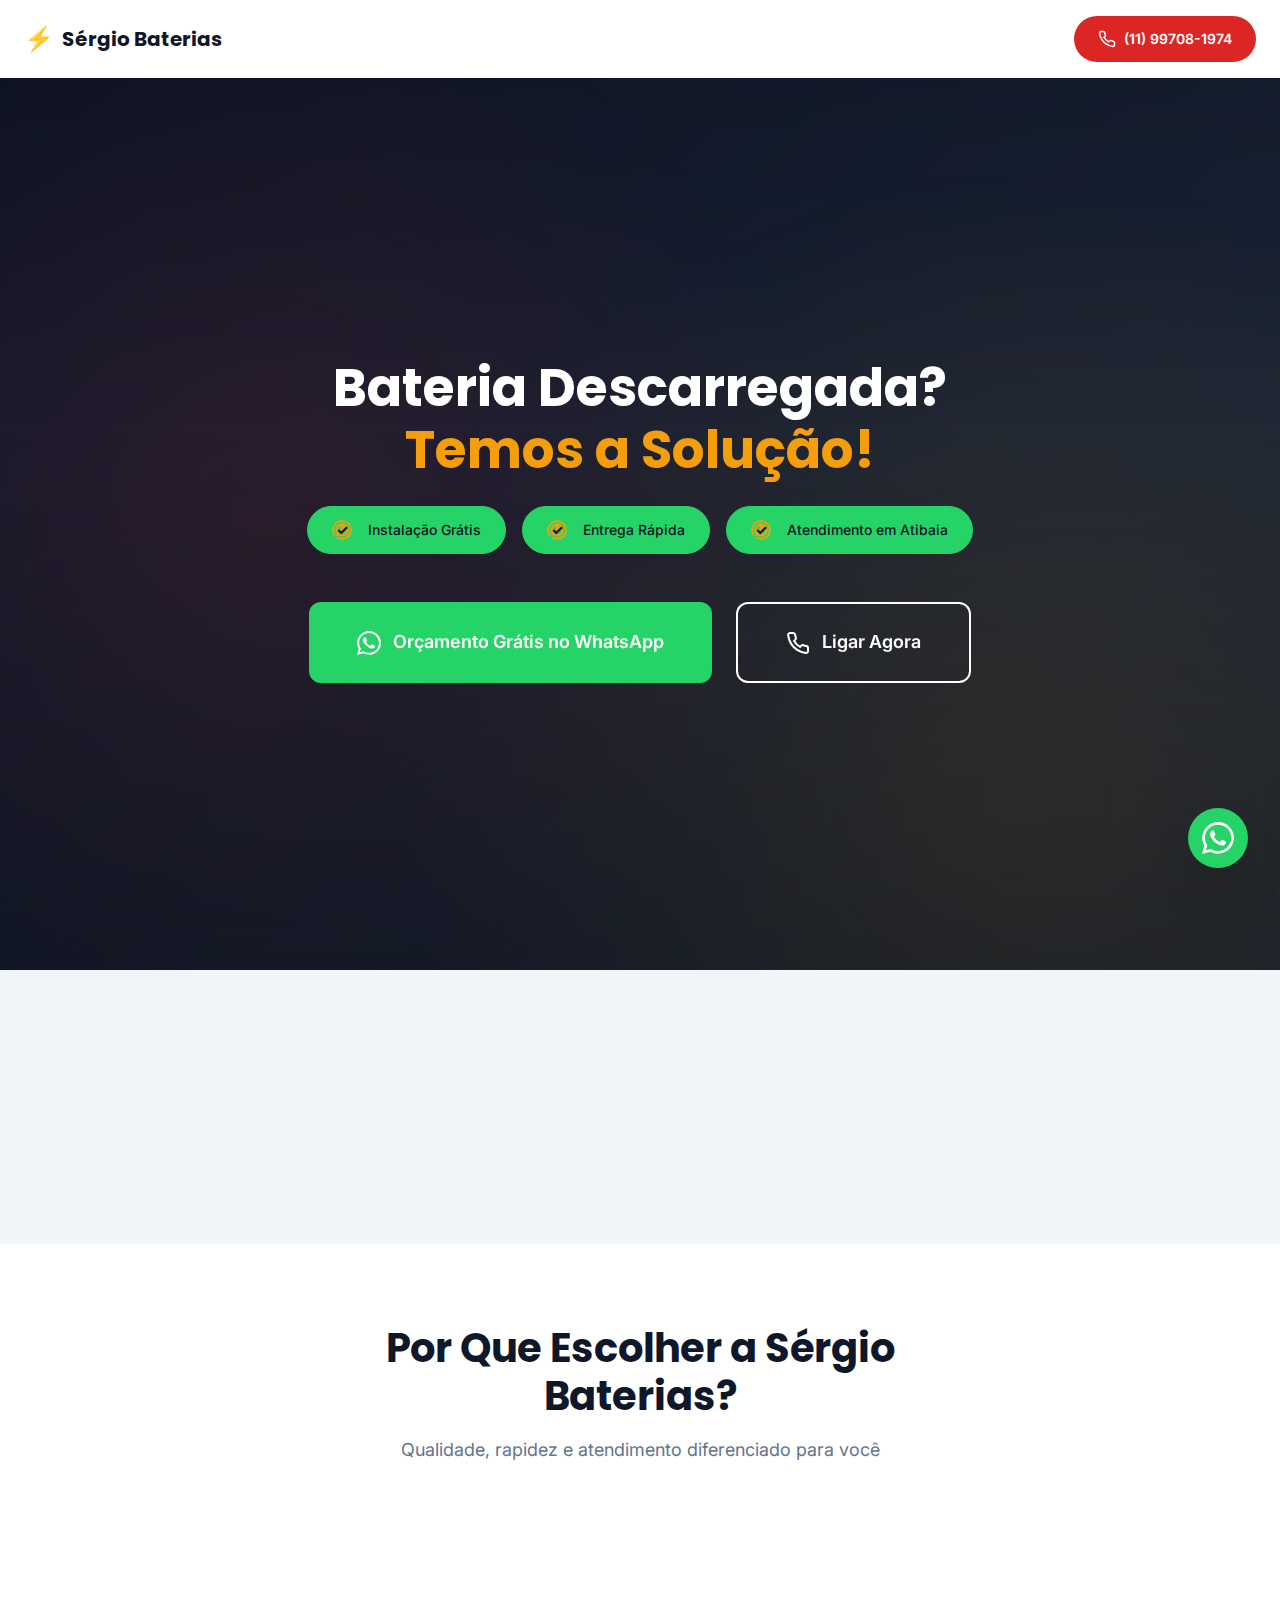
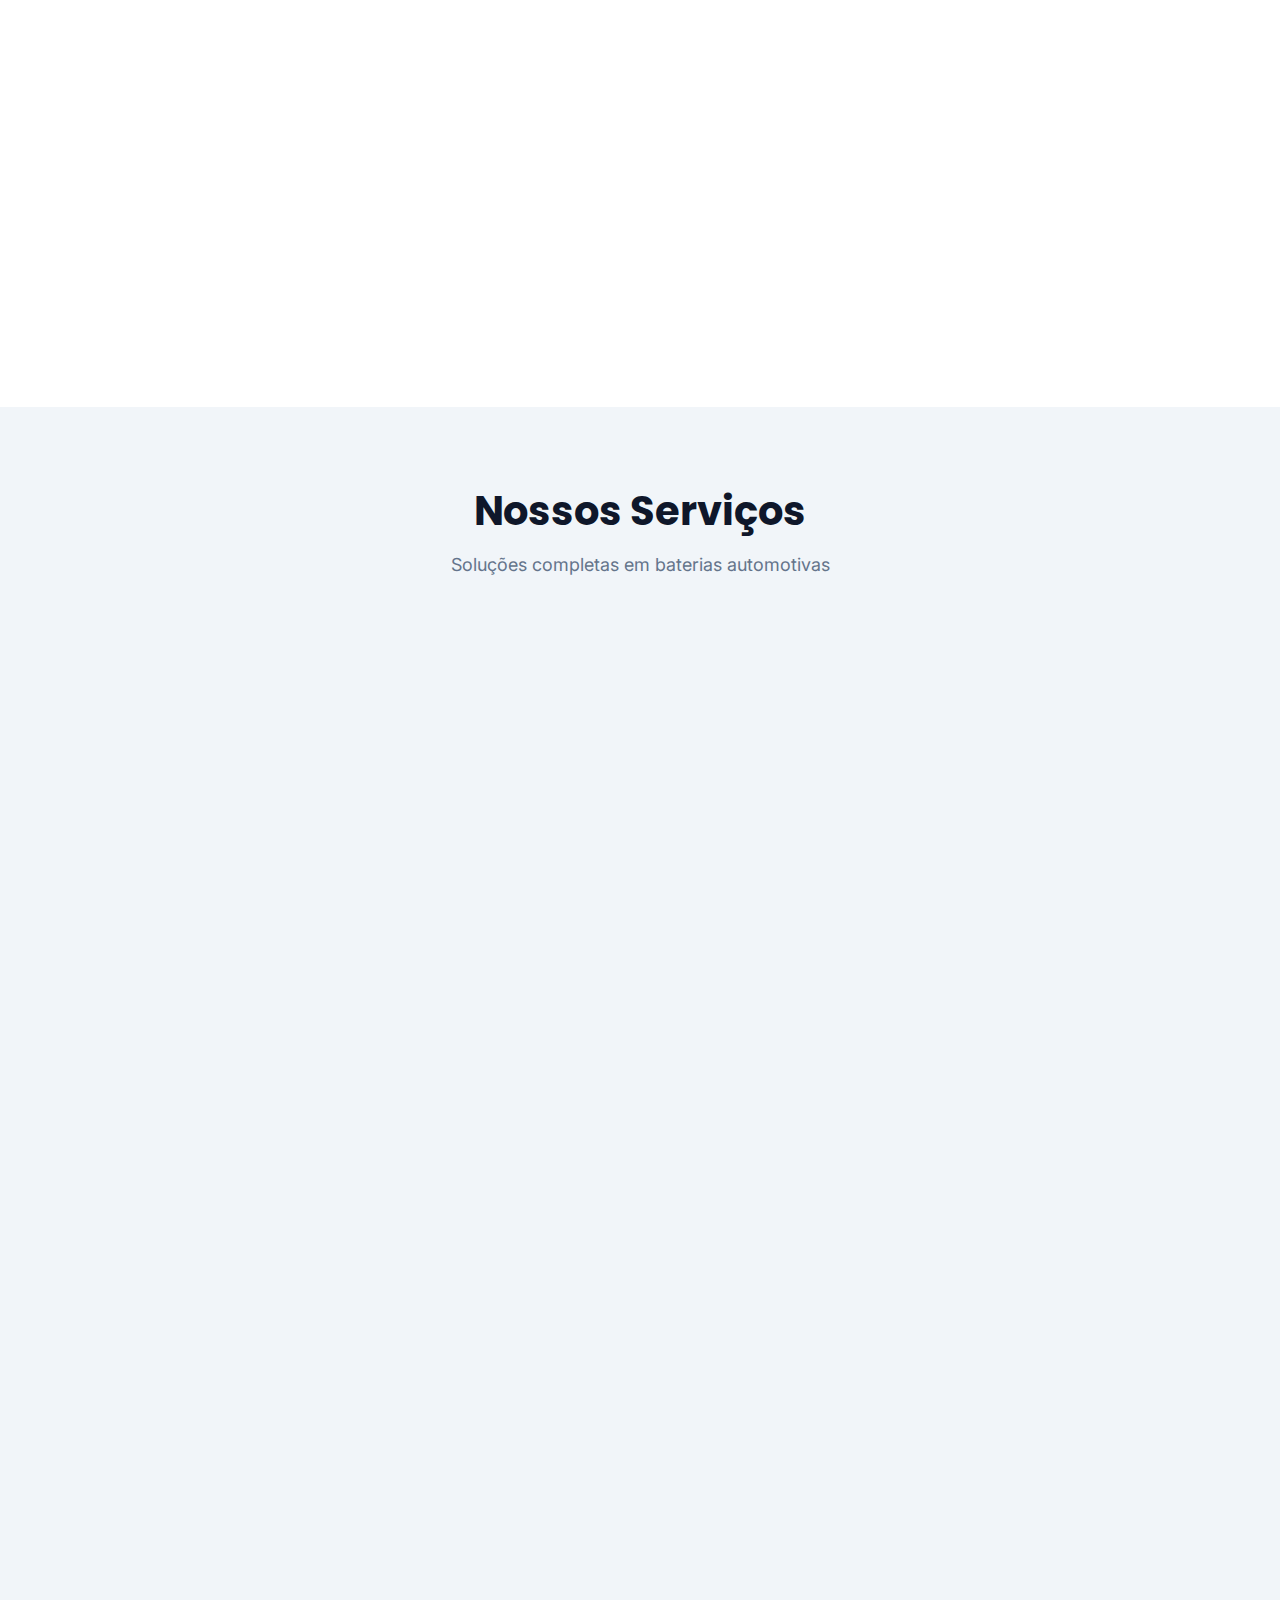
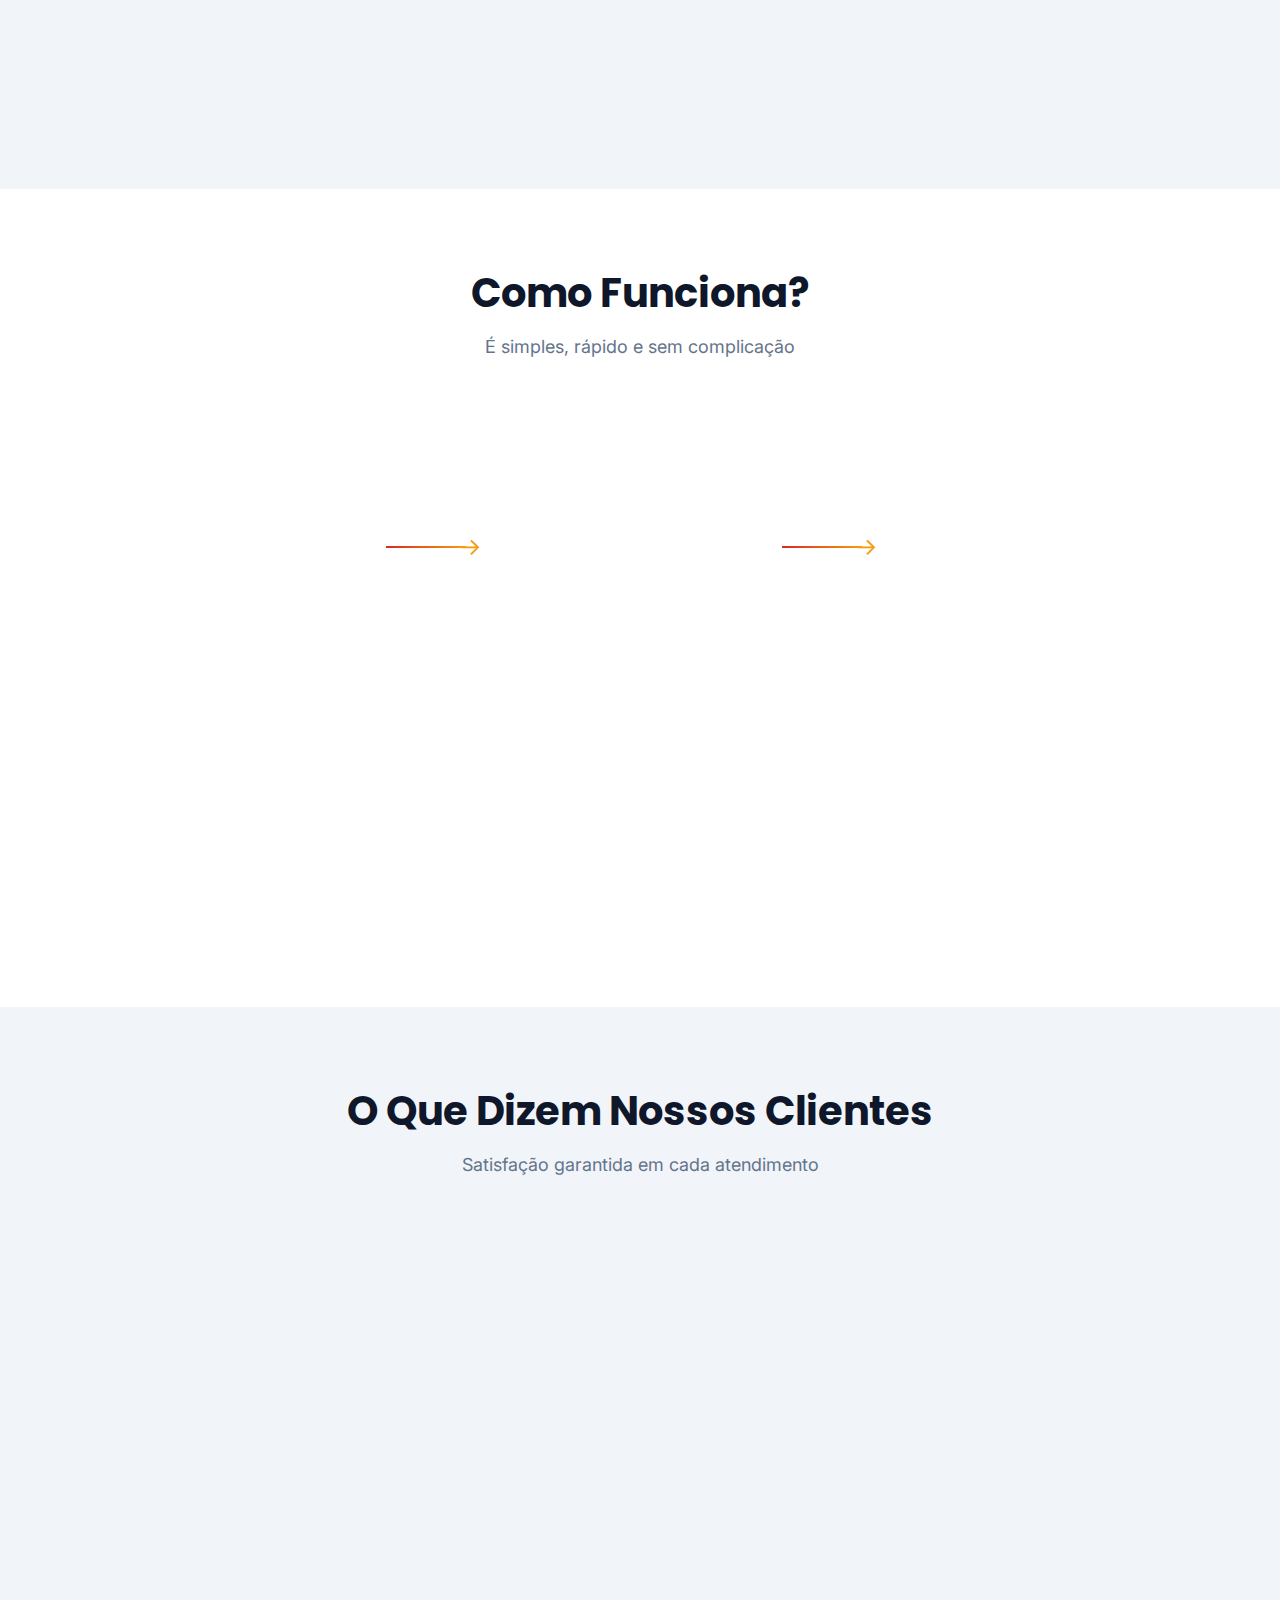
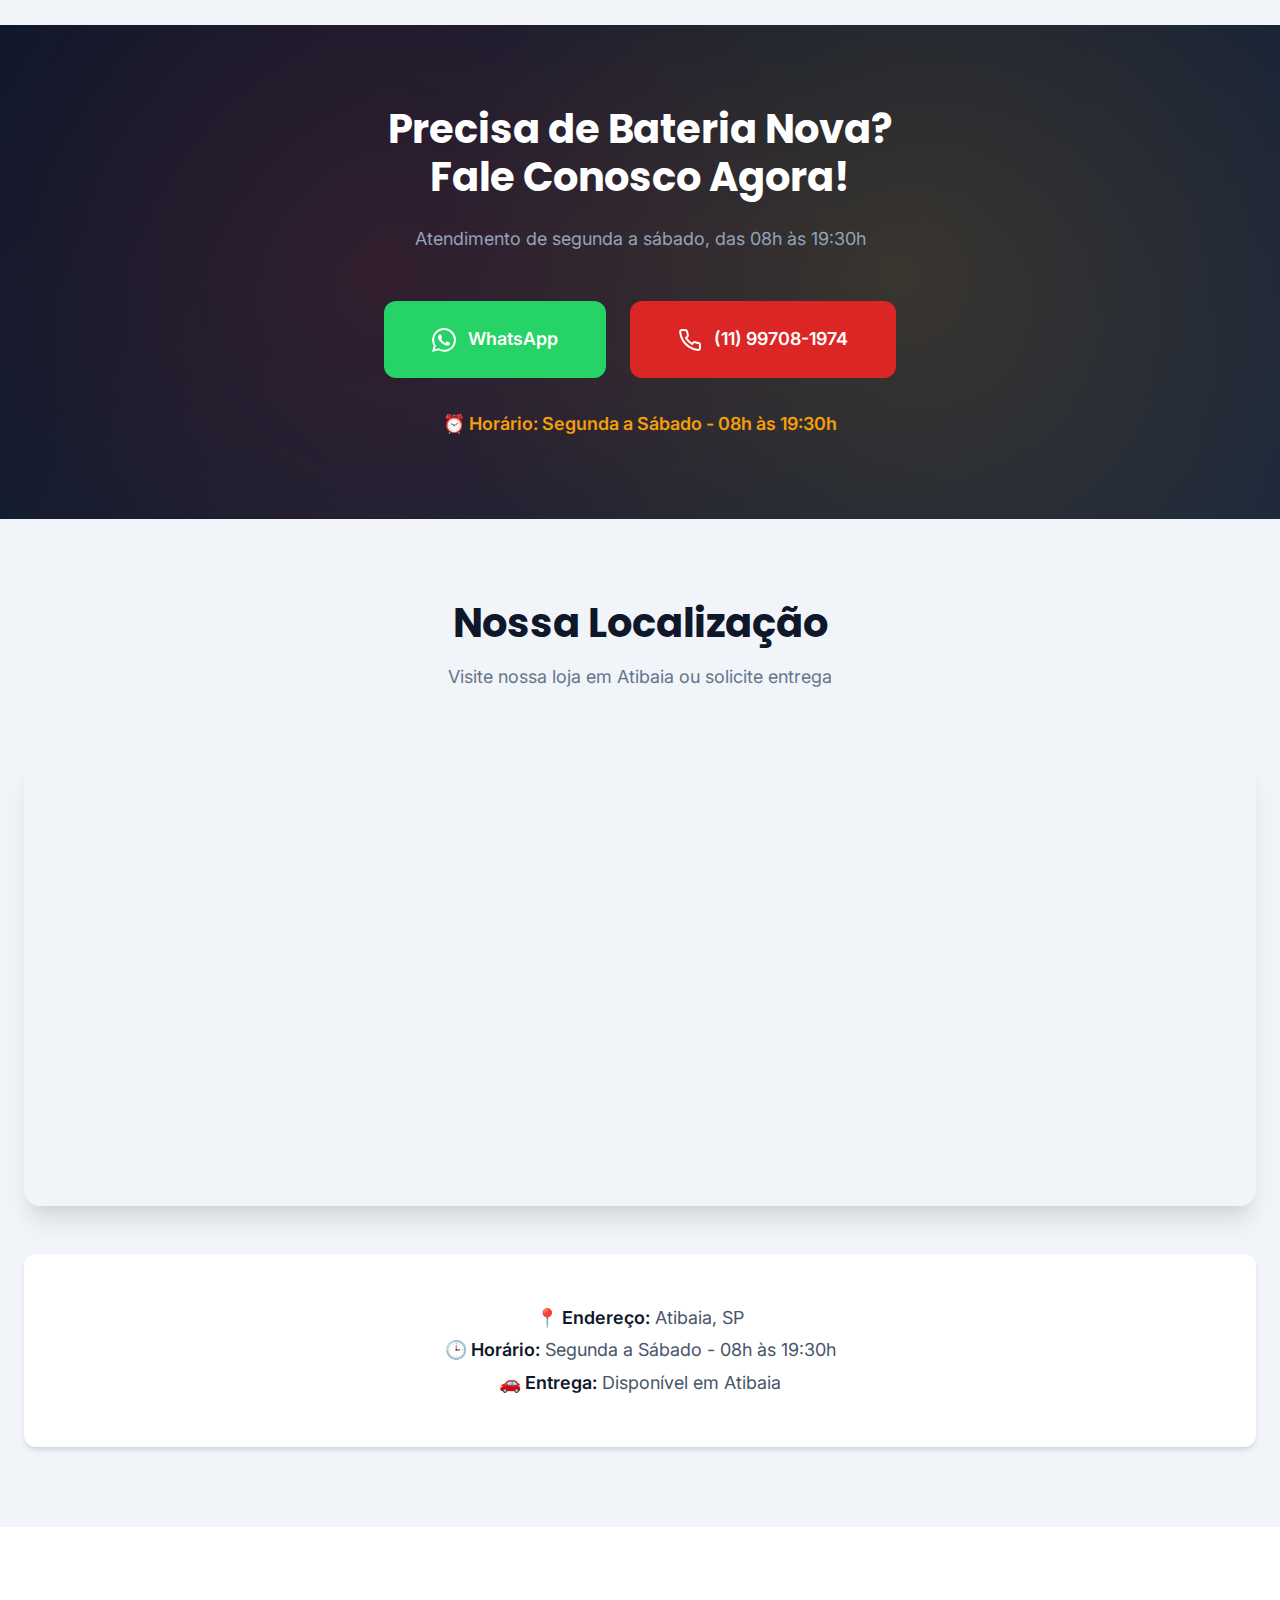
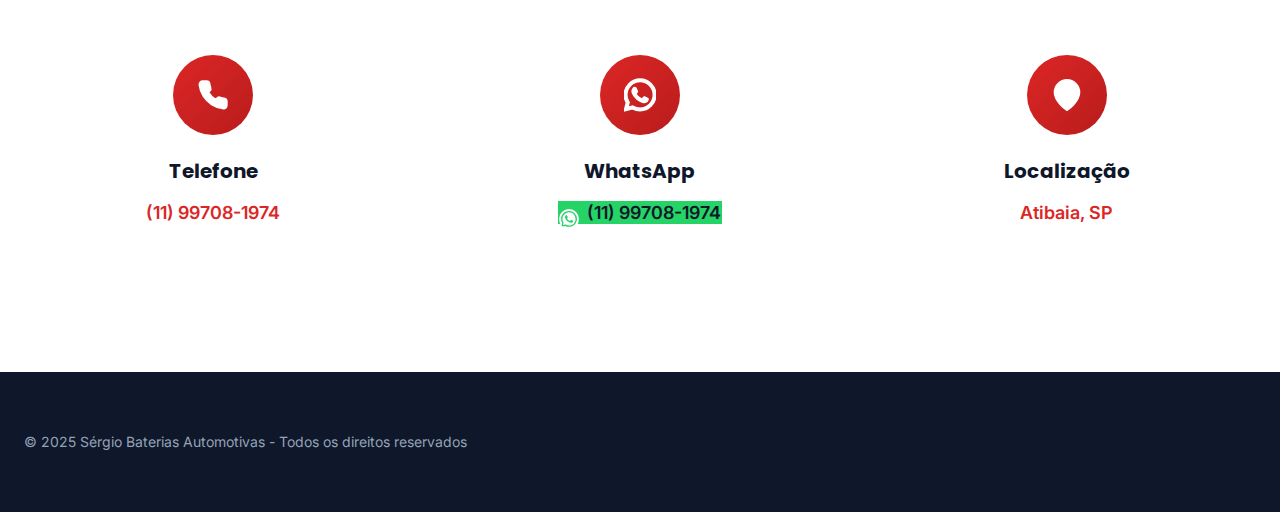
<file: index.html>
<!DOCTYPE html>
<html lang="pt-BR">
<head>
    <meta charset="UTF-8">
    <meta name="viewport" content="width=device-width, initial-scale=1.0">
    <!-- Google Tag Manager -->
    <script>(function(w,d,s,l,i){w[l]=w[l]||[];w[l].push({'gtm.start':
    new Date().getTime(),event:'gtm.js'});var f=d.getElementsByTagName(s)[0],
    j=d.createElement(s),dl=l!='dataLayer'?'&l='+l:'';j.async=true;j.src=
    'https://www.googletagmanager.com/gtm.js?id='+i+dl;f.parentNode.insertBefore(j,f);
    })(window,document,'script','dataLayer','GTM-K435HP9T');</script>
    <!-- End Google Tag Manager -->
    <meta name="description" content="Baterias automotivas para carros em Atibaia com instalação grátis. Orçamento sem compromisso! Entrega rápida e parcelamento facilitado.">
    <meta name="keywords" content="bateria automotiva, bateria carro, instalação grátis, Atibaia, entrega rápida, bateria veicular">
    <meta name="author" content="Sérgio Baterias Automotivas">
    <meta name="robots" content="index, follow">
    
    <!-- Open Graph / Facebook -->
    <meta property="og:type" content="website">
    <meta property="og:url" content="https://sergiobaterias.com.br">
    <meta property="og:title" content="Sérgio Baterias Automotivas - Atibaia | Instalação Grátis">
    <meta property="og:description" content="Instalação Grátis | Horário 08h-19:30h | Entrega em Atibaia">
    <meta property="og:image" content="https://sergiobaterias.com.br/og-image.jpg">
    
    
    
    <!-- Twitter -->
    <meta property="twitter:card" content="summary_large_image">
    <meta property="twitter:title" content="Sérgio Baterias Automotivas - Atibaia">
    <meta property="twitter:description" content="Instalação Grátis | Horário 08h-19:30h | Entrega em Atibaia">
    
    <!-- Favicon -->
    <link rel="icon" href="images/favicon.svg" type="image/svg+xml">
    <link rel="mask-icon" href="images/favicon.svg" color="#dc2626">
    <meta name="theme-color" content="#dc2626">
    
    <title>Sérgio Baterias Automotivas - Atibaia | Instalação Grátis</title>
    <link rel="canonical" href="https://sergiobaterias.com.br/">
    
    <!-- Preconnect to Google Fonts for performance -->
    <link rel="preconnect" href="https://fonts.googleapis.com">
    <link rel="preconnect" href="https://fonts.gstatic.com" crossorigin>
    <link href="https://fonts.googleapis.com/css2?family=Inter:wght@400;500;600;700&family=Poppins:wght@600;700;800&display=swap" rel="stylesheet">
    
    <!-- Stylesheet -->
    <link rel="stylesheet" href="css/style.css">
    
    <!-- Inline debug CSS removed: hero now styled only via stylesheet -->
    
    <!-- Schema.org structured data for LocalBusiness -->
    <script type="application/ld+json">
    {
        "@context": "https://schema.org",
        "@type": "AutomotiveBusiness",
        "name": "Sérgio Baterias Automotivas",
        "description": "Venda e instalação de baterias automotivas em Atibaia",
        "telephone": "+55-11-99708-1974",
        "address": {
            "@type": "PostalAddress",
            "addressLocality": "Atibaia",
            "addressRegion": "SP",
            "addressCountry": "BR"
        },
        "openingHoursSpecification": {
            "@type": "OpeningHoursSpecification",
            "dayOfWeek": ["Monday", "Tuesday", "Wednesday", "Thursday", "Friday", "Saturday"],
            "opens": "08:00",
            "closes": "19:30"
        },
        "priceRange": "$$",
        "url": "https://sergiobaterias.com.br"
    }
    </script>
</head>
<body>
    <!-- Google Tag Manager (noscript) -->
    <noscript><iframe src="https://www.googletagmanager.com/ns.html?id=GTM-K435HP9T" height="0" width="0" style="display:none;visibility:hidden"></iframe></noscript>
    <!-- End Google Tag Manager (noscript) -->
    <!-- Header Fixo com Sticky Navigation -->
    <header class="header" id="header">
        <div class="container">
            <nav class="navbar">
                <a href="#home" class="logo" aria-label="Página inicial">
                    <span class="logo-icon">⚡</span>
                    <span class="logo-text">Sérgio Baterias</span>
                </a>
                
                <div class="nav-actions">
                    <a href="tel:+5511997081974" class="btn-header" aria-label="Ligar agora">
                        <svg class="icon" viewBox="0 0 24 24" fill="none" stroke="currentColor" stroke-width="2">
                            <path d="M22 16.92v3a2 2 0 0 1-2.18 2 19.79 19.79 0 0 1-8.63-3.07 19.5 19.5 0 0 1-6-6 19.79 19.79 0 0 1-3.07-8.67A2 2 0 0 1 4.11 2h3a2 2 0 0 1 2 1.72 12.84 12.84 0 0 0 .7 2.81 2 2 0 0 1-.45 2.11L8.09 9.91a16 16 0 0 0 6 6l1.27-1.27a2 2 0 0 1 2.11-.45 12.84 12.84 0 0 0 2.81.7A2 2 0 0 1 22 16.92z"></path>
                        </svg>
                        <span class="btn-text">(11) 99708-1974</span>
                    </a>
                    
                    <button class="menu-toggle" id="menuToggle" aria-label="Abrir menu de navegação" aria-expanded="false">
                        <span class="hamburger"></span>
                    </button>
                </div>
            </nav>
        </div>
        
        <!-- Mobile Menu Overlay -->
        <div class="mobile-menu" id="mobileMenu">
            <div class="mobile-menu-content">
                <nav class="mobile-nav">
                    <a href="#home" class="mobile-nav-link">Início</a>
                    <a href="#diferenciais" class="mobile-nav-link">Diferenciais</a>
                    <a href="#servicos" class="mobile-nav-link">Serviços</a>
                    <a href="#como-funciona" class="mobile-nav-link">Como Funciona</a>
                    <a href="#depoimentos" class="mobile-nav-link">Depoimentos</a>
                    <a href="#contato" class="mobile-nav-link">Contato</a>
                </nav>
            </div>
        </div>
    </header>

    <main>
        <!-- Hero Section -->
        <section class="hero" id="home">
            <div class="hero-background"></div>
            <div class="container">
                <div class="hero-content">
                    <h1 class="hero-title animate-fade-in">
                        Bateria Descarregada?<br>
                        <span class="highlight">Temos a Solução!</span>
                    </h1>
                    <p class="hero-subtitle animate-fade-in">
                        <a class="badge badge-whatsapp" href="https://api.whatsapp.com/send/?phone=%2B5511997081974&text=Olá!%20Gostaria%20de%20um%20orçamento%20para%20bateria&type=phone_number&app_absent=0" target="_blank" rel="noopener noreferrer" aria-label="Falar sobre Instalação Grátis no WhatsApp">
                            Instalação Grátis
                        </a>
                        <a class="badge badge-whatsapp" href="https://api.whatsapp.com/send/?phone=%2B5511997081974&text=Olá!%20Gostaria%20de%20um%20orçamento%20para%20bateria&type=phone_number&app_absent=0" target="_blank" rel="noopener noreferrer" aria-label="Falar sobre Entrega Rápida no WhatsApp">
                            Entrega Rápida
                        </a>
                        <a class="badge badge-whatsapp" href="https://api.whatsapp.com/send/?phone=%2B5511997081974&text=Olá!%20Gostaria%20de%20um%20orçamento%20para%20bateria&type=phone_number&app_absent=0" target="_blank" rel="noopener noreferrer" aria-label="Falar sobre Atendimento em Atibaia no WhatsApp">
                            Atendimento em Atibaia
                        </a>
                    </p>
                    <div class="hero-cta animate-fade-in">
                        <a href="https://api.whatsapp.com/send/?phone=%2B5511997081974&text=Olá!%20Gostaria%20de%20um%20orçamento%20para%20bateria&type=phone_number&app_absent=0" 
                           class="btn btn-whatsapp btn-lg btn-pulse" 
                           target="_blank"
                           rel="noopener noreferrer"
                           aria-label="Solicitar orçamento grátis pelo WhatsApp">
                            <svg class="icon" viewBox="0 0 24 24" fill="currentColor">
                                <path d="M17.472 14.382c-.297-.149-1.758-.867-2.03-.967-.273-.099-.471-.148-.67.15-.197.297-.767.966-.94 1.164-.173.199-.347.223-.644.075-.297-.15-1.255-.463-2.39-1.475-.883-.788-1.48-1.761-1.653-2.059-.173-.297-.018-.458.13-.606.134-.133.298-.347.446-.52.149-.174.198-.298.298-.497.099-.198.05-.371-.025-.52-.075-.149-.669-1.612-.916-2.207-.242-.579-.487-.5-.669-.51-.173-.008-.371-.01-.57-.01-.198 0-.52.074-.792.372-.272.297-1.04 1.016-1.04 2.479 0 1.462 1.065 2.875 1.213 3.074.149.198 2.096 3.2 5.077 4.487.709.306 1.262.489 1.694.625.712.227 1.36.195 1.871.118.571-.085 1.758-.719 2.006-1.413.248-.694.248-1.289.173-1.413-.074-.124-.272-.198-.57-.347m-5.421 7.403h-.004a9.87 9.87 0 01-5.031-1.378l-.361-.214-3.741.982.998-3.648-.235-.374a9.86 9.86 0 01-1.51-5.26c.001-5.45 4.436-9.884 9.888-9.884 2.64 0 5.122 1.03 6.988 2.898a9.825 9.825 0 012.893 6.994c-.003 5.45-4.437 9.884-9.885 9.884m8.413-18.297A11.815 11.815 0 0012.05 0C5.495 0 .16 5.335.157 11.892c0 2.096.547 4.142 1.588 5.945L.057 24l6.305-1.654a11.882 11.882 0 005.683 1.448h.005c6.554 0 11.89-5.335 11.893-11.893a11.821 11.821 0 00-3.48-8.413z"/>
                            </svg>
                            Orçamento Grátis no WhatsApp
                        </a>
                        <a href="tel:+5511997081974" 
                           class="btn btn-secondary btn-lg"
                           aria-label="Ligar agora para Sérgio Baterias">
                            <svg class="icon" viewBox="0 0 24 24" fill="none" stroke="currentColor" stroke-width="2">
                                <path d="M22 16.92v3a2 2 0 0 1-2.18 2 19.79 19.79 0 0 1-8.63-3.07 19.5 19.5 0 0 1-6-6 19.79 19.79 0 0 1-3.07-8.67A2 2 0 0 1 4.11 2h3a2 2 0 0 1 2 1.72 12.84 12.84 0 0 0 .7 2.81 2 2 0 0 1-.45 2.11L8.09 9.91a16 16 0 0 0 6 6l1.27-1.27a2 2 0 0 1 2.11-.45 12.84 12.84 0 0 0 2.81.7A2 2 0 0 1 22 16.92z"></path>
                            </svg>
                            Ligar Agora
                        </a>
                    </div>
                </div>
            </div>
        </section>

        <!-- Stats Bar -->
        <section class="stats">
            <div class="container">
                <div class="stats-grid">
                    <div class="stat-card" data-animate="fade-in">
                        <div class="stat-number" data-target="35">0</div>
                        <div class="stat-label">Anos de Experiência</div>
                    </div>
                    <div class="stat-card" data-animate="fade-in">
                        <div class="stat-number" data-target="5000">0</div>
                        <div class="stat-label">Clientes Atendidos</div>
                    </div>
                    <div class="stat-card" data-animate="fade-in">
                        <div class="stat-number">100<span class="stat-suffix">%</span></div>
                        <div class="stat-label">Instalação Grátis</div>
                    </div>
                    <div class="stat-card" data-animate="fade-in">
                        <div class="stat-number">100<span class="stat-suffix">%</span></div>
                        <div class="stat-label">Garantia</div>
                    </div>
                </div>
            </div>
        </section>

        <!-- Diferenciais -->
        <section class="diferenciais" id="diferenciais">
            <div class="container">
                <div class="section-header">
                    <h2 class="section-title">Por Que Escolher a Sérgio Baterias?</h2>
                    <p class="section-subtitle">Qualidade, rapidez e atendimento diferenciado para você</p>
                </div>
                
                <div class="diferenciais-grid">
                    <a class="diferencial-card badge-whatsapp" data-animate="fade-in" href="https://api.whatsapp.com/send/?phone=%2B5511997081974&text=Olá!%20Quero%20saber%20sobre%20instalação%20grátis&type=phone_number&app_absent=0" target="_blank" rel="noopener noreferrer" aria-label="Falar sobre Instalação Grátis no WhatsApp">
                        <div class="diferencial-icon">
                            <svg viewBox="0 0 24 24" fill="none" stroke="currentColor" stroke-width="2">
                                <path d="M9 12l2 2 4-4m6 2a9 9 0 11-18 0 9 9 0 0118 0z"/>
                            </svg>
                        </div>
                        <h3 class="diferencial-title">Instalação 100% Grátis</h3>
                        <p class="diferencial-description">Comprando conosco, a instalação é por nossa conta. Rápida, segura e sem custo adicional.</p>
                    </a>
                    <a class="diferencial-card badge-whatsapp" data-animate="fade-in" href="https://api.whatsapp.com/send/?phone=%2B5511997081974&text=Olá!%20Quero%20saber%20sobre%20horário%20de%20atendimento&type=phone_number&app_absent=0" target="_blank" rel="noopener noreferrer" aria-label="Falar sobre Horário Flexível no WhatsApp">
                        <div class="diferencial-icon">
                            <svg viewBox="0 0 24 24" fill="none" stroke="currentColor" stroke-width="2">
                                <circle cx="12" cy="12" r="10"/>
                                <polyline points="12 6 12 12 16 14"/>
                            </svg>
                        </div>
                        <h3 class="diferencial-title">Horário Flexível</h3>
                        <p class="diferencial-description">Atendemos de segunda a sábado das 08h às 19:30h. Horário conveniente para você resolver seu problema.</p>
                    </a>
                    <a class="diferencial-card badge-whatsapp" data-animate="fade-in" href="https://api.whatsapp.com/send/?phone=%2B5511997081974&text=Olá!%20Quero%20parcelar%20minha%20bateria&type=phone_number&app_absent=0" target="_blank" rel="noopener noreferrer" aria-label="Falar sobre Parcelamento Facilitado no WhatsApp">
                        <div class="diferencial-icon">
                            <svg viewBox="0 0 24 24" fill="none" stroke="currentColor" stroke-width="2">
                                <rect x="1" y="4" width="22" height="16" rx="2" ry="2"/>
                                <line x1="1" y1="10" x2="23" y2="10"/>
                            </svg>
                        </div>
                        <h3 class="diferencial-title">Parcelamento Facilitado</h3>
                        <p class="diferencial-description">Parcelamos no cartão de crédito sem juros. Facilidade para você resolver seu problema.</p>
                    </a>
                    <a class="diferencial-card badge-whatsapp" data-animate="fade-in" href="https://api.whatsapp.com/send/?phone=%2B5511997081974&text=Olá!%20Quero%20entrega%20rápida%20em%20Atibaia&type=phone_number&app_absent=0" target="_blank" rel="noopener noreferrer" aria-label="Falar sobre Entrega Rápida no WhatsApp">
                        <div class="diferencial-icon">
                            <svg viewBox="0 0 24 24" fill="none" stroke="currentColor" stroke-width="2">
                                <rect x="1" y="3" width="15" height="13"/>
                                <polygon points="16 8 20 8 23 11 23 16 16 16 16 8"/>
                                <circle cx="5.5" cy="18.5" r="2.5"/>
                                <circle cx="18.5" cy="18.5" r="2.5"/>
                            </svg>
                        </div>
                        <h3 class="diferencial-title">Entrega Rápida</h3>
                        <p class="diferencial-description">Entrega em Atibaia. Seu carro funcionando rapidamente!</p>
                    </a>
                </div>
            </div>
        </section>

        <!-- Serviços -->
        <section class="servicos" id="servicos">
            <div class="container">
                <div class="section-header">
                    <h2 class="section-title">Nossos Serviços</h2>
                    <p class="section-subtitle">Soluções completas em baterias automotivas</p>
                </div>
                
                <div class="servicos-list">
                    <a class="servico-item badge-whatsapp" data-animate="fade-in" href="https://api.whatsapp.com/send/?phone=%2B5511997081974&text=Olá!%20Quero%20comprar%20uma%20bateria%20para%20carro&type=phone_number&app_absent=0" target="_blank" rel="noopener noreferrer" aria-label="Falar sobre venda de baterias no WhatsApp">
                        <div class="servico-icon">
                            <svg viewBox="0 0 24 24" fill="none" stroke="currentColor" stroke-width="2">
                                <rect x="1" y="6" width="22" height="12" rx="2" ry="2"/>
                                <line x1="6" y1="6" x2="6" y2="2"/>
                                <line x1="18" y1="6" x2="18" y2="2"/>
                                <line x1="6" y1="18" x2="6" y2="22"/>
                                <line x1="18" y1="18" x2="18" y2="22"/>
                            </svg>
                        </div>
                        <div class="servico-content">
                            <h3 class="servico-title">Venda de Baterias para Carros</h3>
                            <p class="servico-description">Todas as marcas e modelos de baterias automotivas para carros. Produtos de qualidade com garantia.</p>
                        </div>
                    </a>
                    <a class="servico-item badge-whatsapp servico-item-reverse" data-animate="fade-in" href="https://api.whatsapp.com/send/?phone=%2B5511997081974&text=Olá!%20Quero%20instalação%20profissional%20de%20bateria&type=phone_number&app_absent=0" target="_blank" rel="noopener noreferrer" aria-label="Falar sobre instalação profissional no WhatsApp">
                        <div class="servico-icon">
                            <svg viewBox="0 0 24 24" fill="none" stroke="currentColor" stroke-width="2">
                                <path d="M14.7 6.3a1 1 0 0 0 0 1.4l1.6 1.6a1 1 0 0 0 1.4 0l3.77-3.77a6 6 0 0 1-7.94 7.94l-6.91 6.91a2.12 2.12 0 0 1-3-3l6.91-6.91a6 6 0 0 1 7.94-7.94l-3.76 3.76z"/>
                            </svg>
                        </div>
                        <div class="servico-content">
                            <h3 class="servico-title">Instalação Profissional</h3>
                            <p class="servico-description">Instalação grátis realizada por profissionais experientes. Segurança e eficiência garantidas.</p>
                        </div>
                    </a>
                    
                    <div class="servico-item" data-animate="fade-in">
                        <div class="servico-icon">
                            <svg viewBox="0 0 24 24" fill="none" stroke="currentColor" stroke-width="2">
                                <path d="M21 10c0 7-9 13-9 13s-9-6-9-13a9 9 0 0 1 18 0z"/>
                                <circle cx="12" cy="10" r="3"/>
                            </svg>
                        </div>
                        <div class="servico-content">
                            <h3 class="servico-title">Entrega em Atibaia</h3>
                            <p class="servico-description">Entregamos e instalamos na sua casa ou trabalho em Atibaia. Comodidade total para você.</p>
                        </div>
                    </div>
                    
                    <div class="servico-item" data-animate="fade-in">
                        <div class="servico-icon">
                            <svg viewBox="0 0 24 24" fill="none" stroke="currentColor" stroke-width="2">
                                <path d="M14 2H6a2 2 0 0 0-2 2v16a2 2 0 0 0 2 2h12a2 2 0 0 0 2-2V8z"/>
                                <polyline points="14 2 14 8 20 8"/>
                                <line x1="16" y1="13" x2="8" y2="13"/>
                                <line x1="16" y1="17" x2="8" y2="17"/>
                                <polyline points="10 9 9 9 8 9"/>
                            </svg>
                        </div>
                        <div class="servico-content">
                            <h3 class="servico-title">Orçamento Sem Compromisso</h3>
                            <p class="servico-description">Consulte preços e condições sem nenhum compromisso. Transparência do início ao fim.</p>
                        </div>
                    </div>
                </div>
            </div>
        </section>

        <!-- Como Funciona -->
        <section class="como-funciona" id="como-funciona">
            <div class="container">
                <div class="section-header">
                    <h2 class="section-title">Como Funciona?</h2>
                    <p class="section-subtitle">É simples, rápido e sem complicação</p>
                </div>
                
                <div class="steps">
                    <div class="step" data-animate="fade-in">
                        <div class="step-number">1</div>
                        <div class="step-icon">
                            <svg viewBox="0 0 24 24" fill="none" stroke="currentColor" stroke-width="2">
                                <path d="M22 16.92v3a2 2 0 0 1-2.18 2 19.79 19.79 0 0 1-8.63-3.07 19.5 19.5 0 0 1-6-6 19.79 19.79 0 0 1-3.07-8.67A2 2 0 0 1 4.11 2h3a2 2 0 0 1 2 1.72 12.84 12.84 0 0 0 .7 2.81 2 2 0 0 1-.45 2.11L8.09 9.91a16 16 0 0 0 6 6l1.27-1.27a2 2 0 0 1 2.11-.45 12.84 12.84 0 0 0 2.81.7A2 2 0 0 1 22 16.92z"></path>
                            </svg>
                        </div>
                        <h3 class="step-title">Entre em Contato</h3>
                        <p class="step-description">Ligue ou envie WhatsApp informando o modelo do seu veículo</p>
                    </div>
                    
                    <div class="step-connector"></div>
                    
                    <div class="step" data-animate="fade-in">
                        <div class="step-number">2</div>
                        <div class="step-icon">
                            <svg viewBox="0 0 24 24" fill="none" stroke="currentColor" stroke-width="2">
                                <line x1="12" y1="1" x2="12" y2="23"/>
                                <path d="M17 5H9.5a3.5 3.5 0 0 0 0 7h5a3.5 3.5 0 0 1 0 7H6"/>
                            </svg>
                        </div>
                        <h3 class="step-title">Orçamento Rápido</h3>
                        <p class="step-description">Receba o orçamento na hora com melhor preço e condições de pagamento</p>
                    </div>
                    
                    <div class="step-connector"></div>
                    
                    <div class="step" data-animate="fade-in">
                        <div class="step-number">3</div>
                        <div class="step-icon">
                            <svg viewBox="0 0 24 24" fill="none" stroke="currentColor" stroke-width="2">
                                <path d="M14.7 6.3a1 1 0 0 0 0 1.4l1.6 1.6a1 1 0 0 0 1.4 0l3.77-3.77a6 6 0 0 1-7.94 7.94l-6.91 6.91a2.12 2.12 0 0 1-3-3l6.91-6.91a6 6 0 0 1 7.94-7.94l-3.76 3.76z"/>
                            </svg>
                        </div>
                        <h3 class="step-title">Instalação Grátis</h3>
                        <p class="step-description">Entregamos e instalamos no local de sua preferência. Seu carro pronto para rodar!</p>
                    </div>
                </div>
            </div>
        </section>

        <!-- Depoimentos -->
        <section class="depoimentos" id="depoimentos">
            <div class="container">
                <div class="section-header">
                    <h2 class="section-title">O Que Dizem Nossos Clientes</h2>
                    <p class="section-subtitle">Satisfação garantida em cada atendimento</p>
                </div>
                
                <div class="depoimentos-grid">
                    <article class="depoimento-card" data-animate="fade-in" aria-label="Depoimento de Marcos Roberto">
                        <div class="depoimento-rating" aria-label="Avaliação 5 de 5">
                            <span class="star" aria-hidden="true">★</span>
                            <span class="star" aria-hidden="true">★</span>
                            <span class="star" aria-hidden="true">★</span>
                            <span class="star" aria-hidden="true">★</span>
                            <span class="star" aria-hidden="true">★</span>
                        </div>
                        <blockquote class="depoimento-text">
                            <p>Atendimento rápido e profissional. Bateria instalada em 30 minutos. Super recomendo!</p>
                            <cite class="sr-only">— Marcos Roberto, Atibaia, SP</cite>
                        </blockquote>
                        <footer class="depoimento-author">
                            <div class="author-avatar" aria-hidden="true">MR</div>
                            <div class="author-info">
                                <div class="author-name">Marcos Roberto</div>
                                <div class="author-location">Atibaia, SP</div>
                            </div>
                        </footer>
                    </article>
                    
                    <article class="depoimento-card" data-animate="fade-in" aria-label="Depoimento de Carla Silva">
                        <div class="depoimento-rating" aria-label="Avaliação 5 de 5">
                            <span class="star" aria-hidden="true">★</span>
                            <span class="star" aria-hidden="true">★</span>
                            <span class="star" aria-hidden="true">★</span>
                            <span class="star" aria-hidden="true">★</span>
                            <span class="star" aria-hidden="true">★</span>
                        </div>
                        <blockquote class="depoimento-text">
                            <p>Entrega rápida e instalação impecável. Salvaram meu dia. Excelente serviço!</p>
                            <cite class="sr-only">— Carla Silva, Atibaia, SP</cite>
                        </blockquote>
                        <footer class="depoimento-author">
                            <div class="author-avatar" aria-hidden="true">CS</div>
                            <div class="author-info">
                                <div class="author-name">Carla Silva</div>
                                <div class="author-location">Atibaia, SP</div>
                            </div>
                        </footer>
                    </article>
                    
                    <article class="depoimento-card" data-animate="fade-in" aria-label="Depoimento de Paulo Andrade">
                        <div class="depoimento-rating" aria-label="Avaliação 5 de 5">
                            <span class="star" aria-hidden="true">★</span>
                            <span class="star" aria-hidden="true">★</span>
                            <span class="star" aria-hidden="true">★</span>
                            <span class="star" aria-hidden="true">★</span>
                            <span class="star" aria-hidden="true">★</span>
                        </div>
                        <blockquote class="depoimento-text">
                            <p>Preço justo, parcelamento facilitado e instalação grátis. Não tem como não recomendar!</p>
                            <cite class="sr-only">— Paulo Andrade, Atibaia, SP</cite>
                        </blockquote>
                        <footer class="depoimento-author">
                            <div class="author-avatar" aria-hidden="true">PA</div>
                            <div class="author-info">
                                <div class="author-name">Paulo Andrade</div>
                                <div class="author-location">Atibaia, SP</div>
                            </div>
                        </footer>
                    </article>
                </div>
            </div>
        </section>

        <!-- CTA Final -->
        <section class="cta-final">
            <div class="container">
                <div class="cta-content">
                    <h2 class="cta-title">Precisa de Bateria Nova?<br>Fale Conosco Agora!</h2>
                    <p class="cta-subtitle">Atendimento de segunda a sábado, das 08h às 19:30h</p>
                    <div class="cta-buttons">
                        <a href="https://api.whatsapp.com/send/?phone=%2B5511997081974&text=Olá!%20Gostaria%20de%20um%20orçamento%20para%20bateria&type=phone_number&app_absent=0" 
                           class="btn btn-whatsapp btn-lg btn-pulse" 
                           target="_blank"
                           rel="noopener noreferrer"
                           aria-label="Enviar mensagem pelo WhatsApp">
                            <svg class="icon" viewBox="0 0 24 24" fill="currentColor">
                                <path d="M17.472 14.382c-.297-.149-1.758-.867-2.03-.967-.273-.099-.471-.148-.67.15-.197.297-.767.966-.94 1.164-.173.199-.347.223-.644.075-.297-.15-1.255-.463-2.39-1.475-.883-.788-1.48-1.761-1.653-2.059-.173-.297-.018-.458.13-.606.134-.133.298-.347.446-.52.149-.174.198-.298.298-.497.099-.198.05-.371-.025-.52-.075-.149-.669-1.612-.916-2.207-.242-.579-.487-.5-.669-.51-.173-.008-.371-.01-.57-.01-.198 0-.52.074-.792.372-.272.297-1.04 1.016-1.04 2.479 0 1.462 1.065 2.875 1.213 3.074.149.198 2.096 3.2 5.077 4.487.709.306 1.262.489 1.694.625.712.227 1.36.195 1.871.118.571-.085 1.758-.719 2.006-1.413.248-.694.248-1.289.173-1.413-.074-.124-.272-.198-.57-.347m-5.421 7.403h-.004a9.87 9.87 0 01-5.031-1.378l-.361-.214-3.741.982.998-3.648-.235-.374a9.86 9.86 0 01-1.51-5.26c.001-5.45 4.436-9.884 9.888-9.884 2.64 0 5.122 1.03 6.988 2.898a9.825 9.825 0 012.893 6.994c-.003 5.45-4.437 9.884-9.885 9.884m8.413-18.297A11.815 11.815 0 0012.05 0C5.495 0 .16 5.335.157 11.892c0 2.096.547 4.142 1.588 5.945L.057 24l6.305-1.654a11.882 11.882 0 005.683 1.448h.005c6.554 0 11.89-5.335 11.893-11.893a11.821 11.821 0 00-3.48-8.413z"/>
                            </svg>
                            WhatsApp
                        </a>
                        <a href="tel:+5511997081974" 
                           class="btn btn-phone btn-lg"
                           aria-label="Ligar agora">
                            <svg class="icon" viewBox="0 0 24 24" fill="none" stroke="currentColor" stroke-width="2">
                                <path d="M22 16.92v3a2 2 0 0 1-2.18 2 19.79 19.79 0 0 1-8.63-3.07 19.5 19.5 0 0 1-6-6 19.79 19.79 0 0 1-3.07-8.67A2 2 0 0 1 4.11 2h3a2 2 0 0 1 2 1.72 12.84 12.84 0 0 0 .7 2.81 2 2 0 0 1-.45 2.11L8.09 9.91a16 16 0 0 0 6 6l1.27-1.27a2 2 0 0 1 2.11-.45 12.84 12.84 0 0 0 2.81.7A2 2 0 0 1 22 16.92z"></path>
                            </svg>
                            (11) 99708-1974
                        </a>
                    </div>
                    <p class="cta-hours">⏰ Horário: Segunda a Sábado - 08h às 19:30h</p>
                </div>
            </div>
        </section>

        <!-- Mapa de Localização -->
        <section class="mapa-section">
            <div class="container">
                <div class="section-header">
                    <h2 class="section-title">Nossa Localização</h2>
                    <p class="section-subtitle">Visite nossa loja em Atibaia ou solicite entrega</p>
                </div>
                <div class="mapa-container">
                    <iframe src="https://www.google.com/maps/embed?pb=!1m14!1m8!1m3!1d3669.1222106679597!2d-46.5691214!3d-23.1292078!3m2!1i1024!2i768!4f13.1!3m3!1m2!1s0x94ce5ae99ed2ca27%3A0xb839094978e96447!2sSergio%20Baterias%20Automotivas!5e0!3m2!1spt-BR!2sbr!4v1762820218465!5m2!1spt-BR!2sbr" 
                            width="100%" 
                            height="450" 
                            style="border:0;" 
                            allowfullscreen="" 
                            loading="lazy" 
                            referrerpolicy="no-referrer-when-downgrade"
                            title="Localização Sérgio Baterias Automotivas"></iframe>
                </div>
                <div class="mapa-info">
                    <p class="mapa-text">
                        <strong>📍 Endereço:</strong> Atibaia, SP<br>
                        <strong>🕒 Horário:</strong> Segunda a Sábado - 08h às 19:30h<br>
                        <strong>🚗 Entrega:</strong> Disponível em Atibaia
                    </p>
                </div>
            </div>
        </section>

        <!-- Contato / Footer -->
        <section class="contato" id="contato">
            <div class="container">
                <div class="contato-grid">
                    <div class="contato-item">
                        <div class="contato-icon">
                            <svg viewBox="0 0 24 24" fill="none" stroke="currentColor" stroke-width="2">
                                <path d="M22 16.92v3a2 2 0 0 1-2.18 2 19.79 19.79 0 0 1-8.63-3.07 19.5 19.5 0 0 1-6-6 19.79 19.79 0 0 1-3.07-8.67A2 2 0 0 1 4.11 2h3a2 2 0 0 1 2 1.72 12.84 12.84 0 0 0 .7 2.81 2 2 0 0 1-.45 2.11L8.09 9.91a16 16 0 0 0 6 6l1.27-1.27a2 2 0 0 1 2.11-.45 12.84 12.84 0 0 0 2.81.7A2 2 0 0 1 22 16.92z"></path>
                            </svg>
                        </div>
                        <h3 class="contato-title">Telefone</h3>
                        <a href="tel:+5511997081974" class="contato-link">(11) 99708-1974</a>
                    </div>
                    
                    <div class="contato-item">
                        <div class="contato-icon">
                            <svg viewBox="0 0 24 24" fill="currentColor">
                                <path d="M17.472 14.382c-.297-.149-1.758-.867-2.03-.967-.273-.099-.471-.148-.67.15-.197.297-.767.966-.94 1.164-.173.199-.347.223-.644.075-.297-.15-1.255-.463-2.39-1.475-.883-.788-1.48-1.761-1.653-2.059-.173-.297-.018-.458.13-.606.134-.133.298-.347.446-.52.149-.174.198-.298.298-.497.099-.198.05-.371-.025-.52-.075-.149-.669-1.612-.916-2.207-.242-.579-.487-.5-.669-.51-.173-.008-.371-.01-.57-.01-.198 0-.52.074-.792.372-.272.297-1.04 1.016-1.04 2.479 0 1.462 1.065 2.875 1.213 3.074.149.198 2.096 3.2 5.077 4.487.709.306 1.262.489 1.694.625.712.227 1.36.195 1.871.118.571-.085 1.758-.719 2.006-1.413.248-.694.248-1.289.173-1.413-.074-.124-.272-.198-.57-.347m-5.421 7.403h-.004a9.87 9.87 0 01-5.031-1.378l-.361-.214-3.741.982.998-3.648-.235-.374a9.86 9.86 0 01-1.51-5.26c.001-5.45 4.436-9.884 9.888-9.884 2.64 0 5.122 1.03 6.988 2.898a9.825 9.825 0 012.893 6.994c-.003 5.45-4.437 9.884-9.885 9.884m8.413-18.297A11.815 11.815 0 0012.05 0C5.495 0 .16 5.335.157 11.892c0 2.096.547 4.142 1.588 5.945L.057 24l6.305-1.654a11.882 11.882 0 005.683 1.448h.005c6.554 0 11.89-5.335 11.893-11.893a11.821 11.821 0 00-3.48-8.413z"/>
                            </svg>
                        </div>
                        <h3 class="contato-title">WhatsApp</h3>
                                <a href="https://api.whatsapp.com/send/?phone=%2B5511997081974&text=Olá!%20Gostaria%20de%20um%20orçamento%20para%20bateria&type=phone_number&app_absent=0" 
                                    class="contato-link badge-whatsapp btn-pulse" 
                                    target="_blank" 
                                    rel="noopener noreferrer">(11) 99708-1974</a>
                    </div>
                    
                    <div class="contato-item">
                        <div class="contato-icon">
                            <svg viewBox="0 0 24 24" fill="none" stroke="currentColor" stroke-width="2">
                                <path d="M21 10c0 7-9 13-9 13s-9-6-9-13a9 9 0 0 1 18 0z"/>
                                <circle cx="12" cy="10" r="3"/>
                            </svg>
                        </div>
                        <h3 class="contato-title">Localização</h3>
                        <p class="contato-link">Atibaia, SP</p>
                    </div>
                </div>
            </div>
        </section>
    </main>

    <!-- Footer -->
    <footer class="footer">
        <div class="container">
            <div class="footer-content">
                <p class="footer-text">© 2025 Sérgio Baterias Automotivas - Todos os direitos reservados</p>
                <a href="#home" class="back-to-top" aria-label="Voltar ao topo">
                    <svg viewBox="0 0 24 24" fill="none" stroke="currentColor" stroke-width="2">
                        <line x1="12" y1="19" x2="12" y2="5"/>
                        <polyline points="5 12 12 5 19 12"/>
                    </svg>
                </a>
            </div>
        </div>
    </footer>

    <!-- Botão WhatsApp Flutuante -->
    <a href="https://api.whatsapp.com/send/?phone=%2B5511997081974&text=Olá!%20Gostaria%20de%20um%20orçamento%20para%20bateria&type=phone_number&app_absent=0" 
       class="whatsapp-float btn-pulse" 
       target="_blank" 
       rel="noopener noreferrer"
       aria-label="Falar pelo WhatsApp">
        <svg viewBox="0 0 24 24" fill="currentColor">
            <path d="M17.472 14.382c-.297-.149-1.758-.867-2.03-.967-.273-.099-.471-.148-.67.15-.197.297-.767.966-.94 1.164-.173.199-.347.223-.644.075-.297-.15-1.255-.463-2.39-1.475-.883-.788-1.48-1.761-1.653-2.059-.173-.297-.018-.458.13-.606.134-.133.298-.347.446-.52.149-.174.198-.298.298-.497.099-.198.05-.371-.025-.52-.075-.149-.669-1.612-.916-2.207-.242-.579-.487-.5-.669-.51-.173-.008-.371-.01-.57-.01-.198 0-.52.074-.792.372-.272.297-1.04 1.016-1.04 2.479 0 1.462 1.065 2.875 1.213 3.074.149.198 2.096 3.2 5.077 4.487.709.306 1.262.489 1.694.625.712.227 1.36.195 1.871.118.571-.085 1.758-.719 2.006-1.413.248-.694.248-1.289.173-1.413-.074-.124-.272-.198-.57-.347m-5.421 7.403h-.004a9.87 9.87 0 01-5.031-1.378l-.361-.214-3.741.982.998-3.648-.235-.374a9.86 9.86 0 01-1.51-5.26c.001-5.45 4.436-9.884 9.888-9.884 2.64 0 5.122 1.03 6.988 2.898a9.825 9.825 0 012.893 6.994c-.003 5.45-4.437 9.884-9.885 9.884m8.413-18.297A11.815 11.815 0 0012.05 0C5.495 0 .16 5.335.157 11.892c0 2.096.547 4.142 1.588 5.945L.057 24l6.305-1.654a11.882 11.882 0 005.683 1.448h.005c6.554 0 11.89-5.335 11.893-11.893a11.821 11.821 0 00-3.48-8.413z"/>
        </svg>
    </a>

    <!-- JavaScript -->
    <script src="js/main.js"></script>
</body>
</html>
</file>
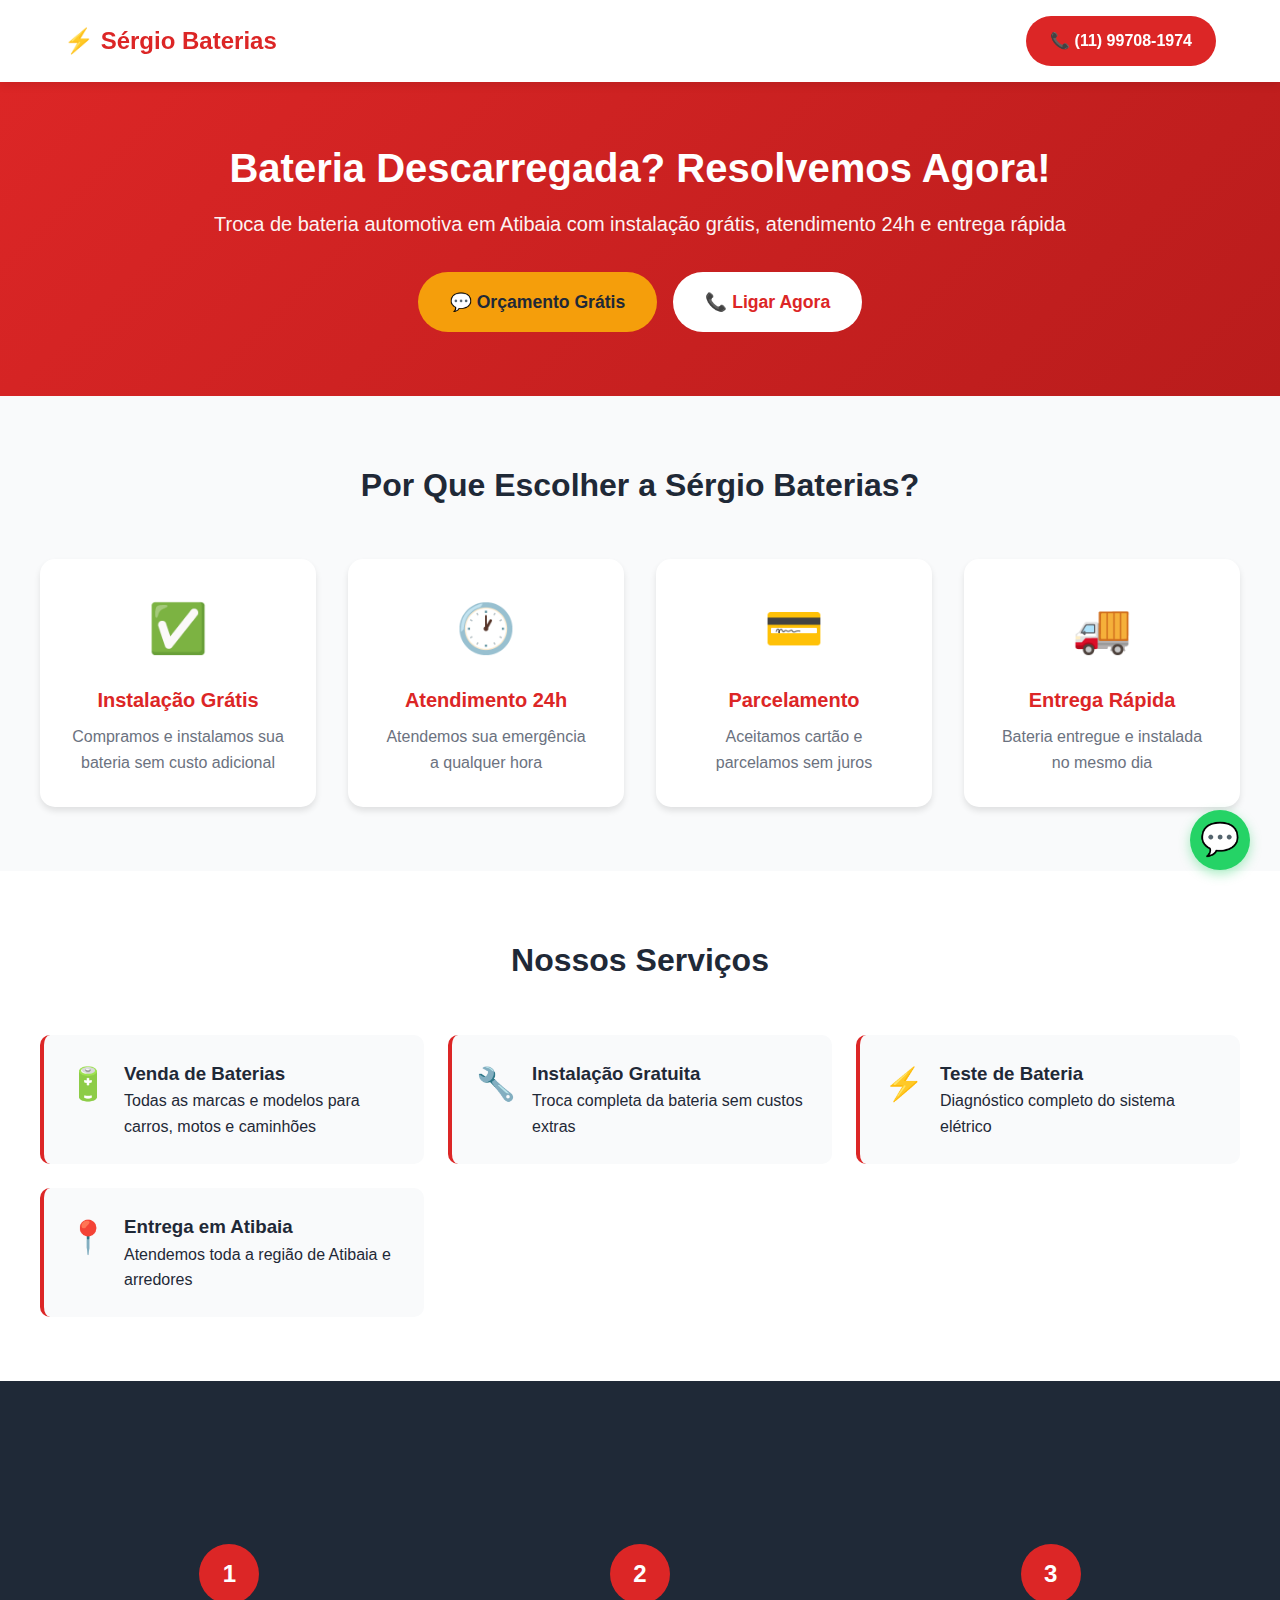
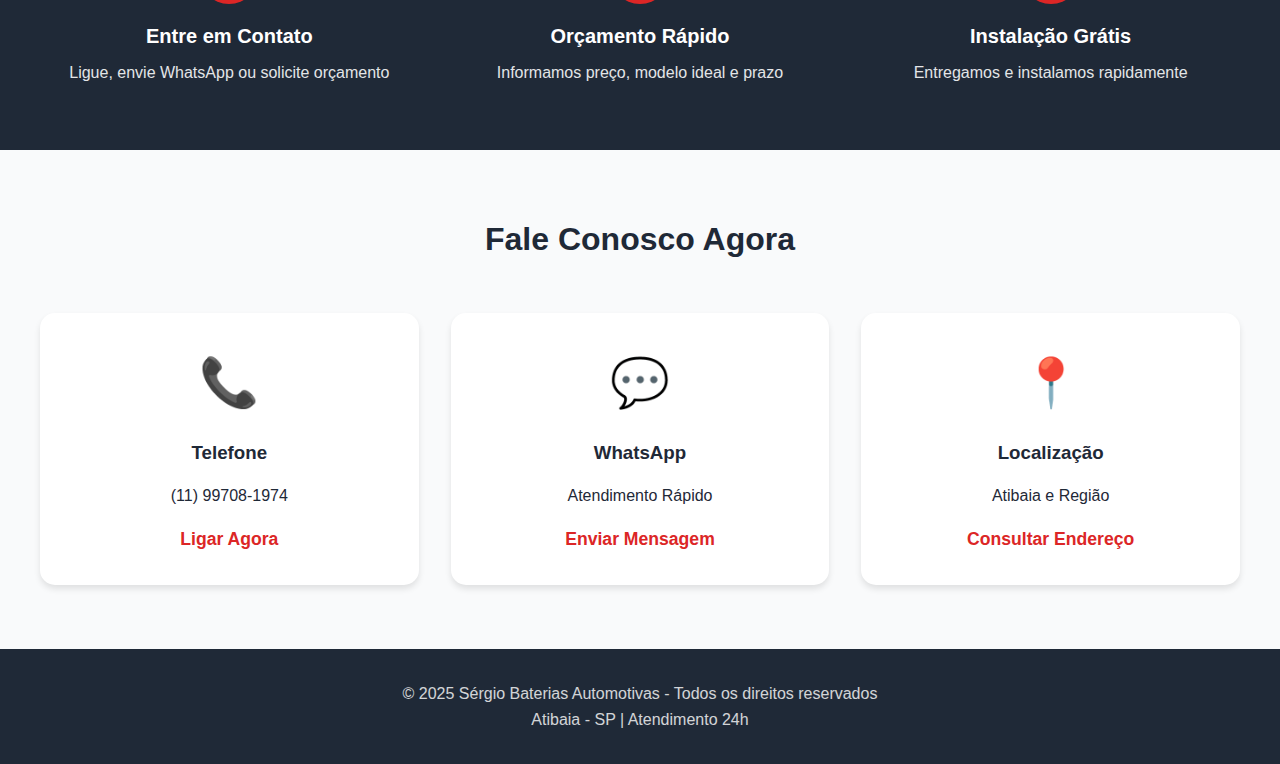
<file: example.html>
<!DOCTYPE html>
<html lang="pt-BR">
<head>
    <meta charset="UTF-8">
    <meta name="viewport" content="width=device-width, initial-scale=1.0">
    <title>Sérgio Baterias Automotivas - Atibaia | Instalação Grátis 24h</title>
    <meta name="description" content="Baterias automotivas em Atibaia com instalação grátis, atendimento 24h e entrega rápida. Orçamento sem compromisso!">
    <style>
        * {
            margin: 0;
            padding: 0;
            box-sizing: border-box;
        }

        :root {
            --primary: #dc2626;
            --primary-dark: #b91c1c;
            --secondary: #f59e0b;
            --dark: #1f2937;
            --light: #f9fafb;
            --white: #ffffff;
            --gray: #6b7280;
        }

        body {
            font-family: 'Segoe UI', Tahoma, Geneva, Verdana, sans-serif;
            line-height: 1.6;
            color: var(--dark);
            overflow-x: hidden;
        }

        /* Header fixo */
        .header {
            position: fixed;
            top: 0;
            width: 100%;
            background: var(--white);
            box-shadow: 0 2px 10px rgba(0,0,0,0.1);
            z-index: 1000;
            padding: 1rem 0;
        }

        .header-content {
            max-width: 1200px;
            margin: 0 auto;
            padding: 0 1.5rem;
            display: flex;
            justify-content: space-between;
            align-items: center;
        }

        .logo {
            font-size: 1.5rem;
            font-weight: bold;
            color: var(--primary);
        }

        .header-phone {
            display: flex;
            align-items: center;
            gap: 0.5rem;
            background: var(--primary);
            color: var(--white);
            padding: 0.75rem 1.5rem;
            border-radius: 50px;
            text-decoration: none;
            font-weight: 600;
            transition: all 0.3s ease;
        }

        .header-phone:hover {
            background: var(--primary-dark);
            transform: scale(1.05);
        }

        /* Hero Section */
        .hero {
            margin-top: 80px;
            background: linear-gradient(135deg, var(--primary) 0%, var(--primary-dark) 100%);
            color: var(--white);
            padding: 4rem 1.5rem;
            text-align: center;
        }

        .hero-content {
            max-width: 900px;
            margin: 0 auto;
        }

        .hero h1 {
            font-size: 2.5rem;
            margin-bottom: 1rem;
            line-height: 1.2;
        }

        .hero p {
            font-size: 1.25rem;
            margin-bottom: 2rem;
            opacity: 0.95;
        }

        .cta-buttons {
            display: flex;
            gap: 1rem;
            justify-content: center;
            flex-wrap: wrap;
        }

        .btn {
            display: inline-flex;
            align-items: center;
            gap: 0.5rem;
            padding: 1rem 2rem;
            border-radius: 50px;
            text-decoration: none;
            font-weight: 600;
            font-size: 1.1rem;
            transition: all 0.3s ease;
            border: none;
            cursor: pointer;
        }

        .btn-primary {
            background: var(--secondary);
            color: var(--dark);
        }

        .btn-primary:hover {
            background: #fbbf24;
            transform: translateY(-2px);
            box-shadow: 0 10px 20px rgba(0,0,0,0.2);
        }

        .btn-secondary {
            background: var(--white);
            color: var(--primary);
        }

        .btn-secondary:hover {
            background: var(--light);
            transform: translateY(-2px);
        }

        /* Diferenciais */
        .diferenciais {
            padding: 4rem 1.5rem;
            background: var(--light);
        }

        .container {
            max-width: 1200px;
            margin: 0 auto;
        }

        .section-title {
            text-align: center;
            font-size: 2rem;
            margin-bottom: 3rem;
            color: var(--dark);
        }

        .cards-grid {
            display: grid;
            grid-template-columns: repeat(auto-fit, minmax(250px, 1fr));
            gap: 2rem;
        }

        .card {
            background: var(--white);
            padding: 2rem;
            border-radius: 15px;
            text-align: center;
            box-shadow: 0 4px 6px rgba(0,0,0,0.1);
            transition: transform 0.3s ease, box-shadow 0.3s ease;
        }

        .card:hover {
            transform: translateY(-5px);
            box-shadow: 0 10px 20px rgba(0,0,0,0.15);
        }

        .card-icon {
            font-size: 3rem;
            margin-bottom: 1rem;
        }

        .card h3 {
            font-size: 1.25rem;
            margin-bottom: 0.5rem;
            color: var(--primary);
        }

        .card p {
            color: var(--gray);
        }

        /* Serviços */
        .servicos {
            padding: 4rem 1.5rem;
            background: var(--white);
        }

        .servicos-list {
            display: grid;
            grid-template-columns: repeat(auto-fit, minmax(300px, 1fr));
            gap: 1.5rem;
            margin-top: 2rem;
        }

        .servico-item {
            display: flex;
            align-items: flex-start;
            gap: 1rem;
            padding: 1.5rem;
            background: var(--light);
            border-radius: 10px;
            border-left: 4px solid var(--primary);
        }

        .servico-icon {
            font-size: 2rem;
            color: var(--primary);
            flex-shrink: 0;
        }

        /* Como Funciona */
        .como-funciona {
            padding: 4rem 1.5rem;
            background: var(--dark);
            color: var(--white);
        }

        .steps {
            display: grid;
            grid-template-columns: repeat(auto-fit, minmax(250px, 1fr));
            gap: 2rem;
            margin-top: 3rem;
        }

        .step {
            text-align: center;
            position: relative;
        }

        .step-number {
            display: inline-block;
            width: 60px;
            height: 60px;
            background: var(--primary);
            border-radius: 50%;
            line-height: 60px;
            font-size: 1.5rem;
            font-weight: bold;
            margin-bottom: 1rem;
        }

        .step h3 {
            font-size: 1.25rem;
            margin-bottom: 0.5rem;
        }

        .step p {
            color: var(--light);
            opacity: 0.9;
        }

        /* Contato */
        .contato {
            padding: 4rem 1.5rem;
            background: var(--light);
        }

        .contato-grid {
            display: grid;
            grid-template-columns: repeat(auto-fit, minmax(300px, 1fr));
            gap: 2rem;
            margin-top: 2rem;
        }

        .contato-card {
            background: var(--white);
            padding: 2rem;
            border-radius: 15px;
            text-align: center;
            box-shadow: 0 4px 6px rgba(0,0,0,0.1);
        }

        .contato-icon {
            font-size: 3rem;
            color: var(--primary);
            margin-bottom: 1rem;
        }

        .contato-card h3 {
            margin-bottom: 1rem;
            color: var(--dark);
        }

        .contato-link {
            display: inline-block;
            margin-top: 1rem;
            color: var(--primary);
            text-decoration: none;
            font-weight: 600;
            font-size: 1.1rem;
        }

        .contato-link:hover {
            text-decoration: underline;
        }

        /* Footer */
        .footer {
            background: var(--dark);
            color: var(--white);
            padding: 2rem 1.5rem;
            text-align: center;
        }

        .footer p {
            opacity: 0.8;
        }

        /* Botão WhatsApp Flutuante */
        .whatsapp-float {
            position: fixed;
            bottom: 30px;
            right: 30px;
            background: #25D366;
            color: var(--white);
            width: 60px;
            height: 60px;
            border-radius: 50%;
            display: flex;
            align-items: center;
            justify-content: center;
            font-size: 2rem;
            box-shadow: 0 4px 12px rgba(37, 211, 102, 0.4);
            text-decoration: none;
            z-index: 999;
            animation: pulse 2s infinite;
        }

        .whatsapp-float:hover {
            transform: scale(1.1);
            box-shadow: 0 6px 20px rgba(37, 211, 102, 0.6);
        }

        @keyframes pulse {
            0%, 100% {
                box-shadow: 0 4px 12px rgba(37, 211, 102, 0.4);
            }
            50% {
                box-shadow: 0 6px 24px rgba(37, 211, 102, 0.8);
            }
        }

        /* Responsivo */
        @media (max-width: 768px) {
            .hero h1 {
                font-size: 1.75rem;
            }

            .hero p {
                font-size: 1rem;
            }

            .cta-buttons {
                flex-direction: column;
            }

            .btn {
                width: 100%;
                justify-content: center;
            }

            .header-phone {
                font-size: 0.9rem;
                padding: 0.5rem 1rem;
            }

            .logo {
                font-size: 1.25rem;
            }

            .section-title {
                font-size: 1.5rem;
            }

            .cards-grid, .servicos-list, .steps, .contato-grid {
                grid-template-columns: 1fr;
            }
        }
    </style>
</head>
<body>
    <!-- Header Fixo -->
    <header class="header">
        <div class="header-content">
            <div class="logo">⚡ Sérgio Baterias</div>
            <a href="tel:+5511997081974" class="header-phone">
                📞 (11) 99708-1974
            </a>
        </div>
    </header>

    <!-- Hero Section -->
    <section class="hero">
        <div class="hero-content">
            <h1>Bateria Descarregada? Resolvemos Agora!</h1>
            <p>Troca de bateria automotiva em Atibaia com instalação grátis, atendimento 24h e entrega rápida</p>
            <div class="cta-buttons">
                <a href="https://api.whatsapp.com/send/?phone=%2B5511997081974&text=Olá!%20Gostaria%20de%20um%20orçamento%20para%20bateria&type=phone_number&app_absent=0" class="btn btn-primary">
                    💬 Orçamento Grátis
                </a>
                <a href="tel:+5511997081974" class="btn btn-secondary">
                    📞 Ligar Agora
                </a>
            </div>
        </div>
    </section>

    <!-- Diferenciais -->
    <section class="diferenciais">
        <div class="container">
            <h2 class="section-title">Por Que Escolher a Sérgio Baterias?</h2>
            <div class="cards-grid">
                <div class="card">
                    <div class="card-icon">✅</div>
                    <h3>Instalação Grátis</h3>
                    <p>Compramos e instalamos sua bateria sem custo adicional</p>
                </div>
                <div class="card">
                    <div class="card-icon">🕐</div>
                    <h3>Atendimento 24h</h3>
                    <p>Atendemos sua emergência a qualquer hora</p>
                </div>
                <div class="card">
                    <div class="card-icon">💳</div>
                    <h3>Parcelamento</h3>
                    <p>Aceitamos cartão e parcelamos sem juros</p>
                </div>
                <div class="card">
                    <div class="card-icon">🚚</div>
                    <h3>Entrega Rápida</h3>
                    <p>Bateria entregue e instalada no mesmo dia</p>
                </div>
            </div>
        </div>
    </section>

    <!-- Serviços -->
    <section class="servicos">
        <div class="container">
            <h2 class="section-title">Nossos Serviços</h2>
            <div class="servicos-list">
                <div class="servico-item">
                    <div class="servico-icon">🔋</div>
                    <div>
                        <h3>Venda de Baterias</h3>
                        <p>Todas as marcas e modelos para carros, motos e caminhões</p>
                    </div>
                </div>
                <div class="servico-item">
                    <div class="servico-icon">🔧</div>
                    <div>
                        <h3>Instalação Gratuita</h3>
                        <p>Troca completa da bateria sem custos extras</p>
                    </div>
                </div>
                <div class="servico-item">
                    <div class="servico-icon">⚡</div>
                    <div>
                        <h3>Teste de Bateria</h3>
                        <p>Diagnóstico completo do sistema elétrico</p>
                    </div>
                </div>
                <div class="servico-item">
                    <div class="servico-icon">📍</div>
                    <div>
                        <h3>Entrega em Atibaia</h3>
                        <p>Atendemos toda a região de Atibaia e arredores</p>
                    </div>
                </div>
            </div>
        </div>
    </section>

    <!-- Como Funciona -->
    <section class="como-funciona">
        <div class="container">
            <h2 class="section-title">Como Funciona</h2>
            <div class="steps">
                <div class="step">
                    <div class="step-number">1</div>
                    <h3>Entre em Contato</h3>
                    <p>Ligue, envie WhatsApp ou solicite orçamento</p>
                </div>
                <div class="step">
                    <div class="step-number">2</div>
                    <h3>Orçamento Rápido</h3>
                    <p>Informamos preço, modelo ideal e prazo</p>
                </div>
                <div class="step">
                    <div class="step-number">3</div>
                    <h3>Instalação Grátis</h3>
                    <p>Entregamos e instalamos rapidamente</p>
                </div>
            </div>
        </div>
    </section>

    <!-- Contato -->
    <section class="contato">
        <div class="container">
            <h2 class="section-title">Fale Conosco Agora</h2>
            <div class="contato-grid">
                <div class="contato-card">
                    <div class="contato-icon">📞</div>
                    <h3>Telefone</h3>
                    <p>(11) 99708-1974</p>
                    <a href="tel:+5511997081974" class="contato-link">Ligar Agora</a>
                </div>
                <div class="contato-card">
                    <div class="contato-icon">💬</div>
                    <h3>WhatsApp</h3>
                    <p>Atendimento Rápido</p>
                    <a href="https://api.whatsapp.com/send/?phone=%2B5511997081974&text=Olá!%20Gostaria%20de%20um%20orçamento%20para%20bateria&type=phone_number&app_absent=0" class="contato-link">Enviar Mensagem</a>
                </div>
                <div class="contato-card">
                    <div class="contato-icon">📍</div>
                    <h3>Localização</h3>
                    <p>Atibaia e Região</p>
                    <a href="https://api.whatsapp.com/send/?phone=%2B5511997081974&text=Qual%20seu%20endereço?&type=phone_number&app_absent=0" class="contato-link">Consultar Endereço</a>
                </div>
            </div>
        </div>
    </section>

    <!-- Footer -->
    <footer class="footer">
        <div class="container">
            <p>&copy; 2025 Sérgio Baterias Automotivas - Todos os direitos reservados</p>
            <p>Atibaia - SP | Atendimento 24h</p>
        </div>
    </footer>

    <!-- WhatsApp Flutuante -->
    <a href="https://api.whatsapp.com/send/?phone=%2B5511997081974&text=Olá!%20Gostaria%20de%20um%20orçamento%20para%20bateria&type=phone_number&app_absent=0" class="whatsapp-float" target="_blank" rel="noopener" aria-label="WhatsApp">
        💬
    </a>
</body>
</html>
</file>
<file: css/style.css>
.badge-whatsapp {
    background-color: #25D366 !important;
    color: #0f172a !important;
    border: 1px solid #25D366 !important;
    position: relative;
    animation: pulse 2s infinite;
    transition: background 0.2s, color 0.2s, box-shadow 0.2s;
    text-decoration: none;
}
.badge-whatsapp::before {
    content: '';
    display: inline-flex;
    align-items: center;
    justify-content: center;
    width: 20px;
    height: 20px;
    border-radius: 999px;
    background-color: #fff;
    background-image: url('data:image/svg+xml;utf8,<svg width="16" height="16" viewBox="0 0 24 24" fill="%2325D366" xmlns="http://www.w3.org/2000/svg"><path d="M17.472 14.382c-.297-.149-1.758-.867-2.03-.967-.273-.099-.471-.148-.67.15-.197.297-.767.966-.94 1.164-.173.199-.347.223-.644.075-.297-.15-1.255-.463-2.39-1.475-.883-.788-1.48-1.761-1.653-2.059-.173-.297-.018-.458.13-.606.134-.133.298-.347.446-.52.149-.174.198-.298.298-.497.099-.198.05-.371-.025-.52-.075-.149-.669-1.612-.916-2.207-.242-.579-.487-.5-.669-.51-.173-.008-.371-.01-.57-.01-.198 0-.52.074-.792.372-.272.297-1.04 1.016-1.04 2.479 0 1.462 1.065 2.875 1.213 3.074.149.198 2.096 3.2 5.077 4.487.709.306 1.262.489 1.694.625.712.227 1.36.195 1.871.118.571-.085 1.758-.719 2.006-1.413.248-.694.248-1.289.173-1.413-.074-.124-.272-.198-.57-.347m-5.421 7.403h-.004a9.87 9.87 0 01-5.031-1.378l-.361-.214-3.741.982.998-3.648-.235-.374a9.86 9.86 0 01-1.51-5.26c.001-5.45 4.436-9.884 9.888-9.884 2.64 0 5.122 1.03 6.988 2.898a9.825 9.825 0 012.893 6.994c-.003 5.45-4.437 9.884-9.885 9.884m8.413-18.297A11.815 11.815 0 0012.05 0C5.495 0 .16 5.335.157 11.892c0 2.096.547 4.142 1.588 5.945L.057 24l6.305-1.654a11.882 11.882 0 005.683 1.448h.005c6.554 0 11.89-5.335 11.893-11.893a11.821 11.821 0 00-3.48-8.413z"/></svg>');
    background-repeat: no-repeat;
    background-position: center;
    background-size: 16px 16px;
    margin-right: 0.5rem;
    border: none;
}
.badge-whatsapp:hover {
    background-color: #20ba5a !important;
    color: #fff !important;
    box-shadow: 0 0 0 6px rgba(37,211,102,0.15);
}

.btn-whatsapp,
.whatsapp-float {
    background-color: #25D366 !important;
    color: #fff !important;
    border: none;
    animation: pulse 2s infinite;
}
.btn-whatsapp:hover,
.whatsapp-float:hover {
    background-color: #20ba5a !important;
    color: #fff !important;
    box-shadow: 0 0 0 8px rgba(37,211,102,0.12);
}

.btn-pulse {
    animation: pulse 2s infinite;
}
/* ============================================
   SÉRGIO BATERIAS AUTOMOTIVAS - STYLESHEET
   Modern, Premium, Performance-Optimized CSS
   ============================================ */

/* ============================================
   CUSTOM PROPERTIES (CSS VARIABLES)
   Design System Foundation
   ============================================ */
:root {
    /* Primary Colors */
    --primary: #dc2626;
    --primary-dark: #b91c1c;
    --primary-light: #ef4444;
    --secondary: #f59e0b;
    --accent: #22c55e;
    
    /* Neutral Colors */
    --dark: #0f172a;
    --gray-900: #1e293b;
    --gray-800: #334155;
    --gray-700: #475569;
    --gray-600: #64748b;
    --gray-400: #94a3b8;
    --gray-200: #e2e8f0;
    --gray-100: #f1f5f9;
    --white: #ffffff;
    
    /* Gradients */
    --gradient-primary: linear-gradient(135deg, #dc2626 0%, #b91c1c 100%);
    --gradient-dark: linear-gradient(135deg, #0f172a 0%, #1e293b 100%);
    --gradient-hero: linear-gradient(135deg, rgba(15, 23, 42, 0.95) 0%, rgba(30, 41, 59, 0.95) 100%);
    
    /* Typography */
    --font-primary: 'Inter', -apple-system, BlinkMacSystemFont, 'Segoe UI', sans-serif;
    --font-heading: 'Poppins', var(--font-primary);
    
    /* Font Sizes */
    --text-xs: 0.75rem;
    --text-sm: 0.875rem;
    --text-base: 1rem;
    --text-lg: 1.125rem;
    --text-xl: 1.25rem;
    --text-2xl: 1.5rem;
    --text-3xl: 1.875rem;
    --text-4xl: 2.25rem;
    --text-5xl: 3rem;
    
    /* Font Weights */
    --fw-normal: 400;
    --fw-medium: 500;
    --fw-semibold: 600;
    --fw-bold: 700;
    
    /* Spacing */
    --spacing-xs: 0.5rem;
    --spacing-sm: 0.75rem;
    --spacing-md: 1rem;
    --spacing-lg: 1.5rem;
    --spacing-xl: 2rem;
    --spacing-2xl: 3rem;
    --spacing-3xl: 4rem;
    --spacing-4xl: 5rem;
    
    /* Shadows */
    --shadow-sm: 0 1px 2px 0 rgba(0, 0, 0, 0.05);
    --shadow-md: 0 4px 6px -1px rgba(0, 0, 0, 0.1), 0 2px 4px -1px rgba(0, 0, 0, 0.06);
    --shadow-lg: 0 10px 15px -3px rgba(0, 0, 0, 0.1), 0 4px 6px -2px rgba(0, 0, 0, 0.05);
    --shadow-xl: 0 20px 25px -5px rgba(0, 0, 0, 0.1), 0 10px 10px -5px rgba(0, 0, 0, 0.04);
    --shadow-2xl: 0 25px 50px -12px rgba(0, 0, 0, 0.25);
    
    /* Transitions */
    --transition-fast: 150ms cubic-bezier(0.4, 0, 0.2, 1);
    --transition-base: 300ms cubic-bezier(0.4, 0, 0.2, 1);
    --transition-slow: 500ms cubic-bezier(0.4, 0, 0.2, 1);
    
    /* Border Radius */
    --radius-sm: 0.25rem;
    --radius-md: 0.5rem;
    --radius-lg: 0.75rem;
    --radius-xl: 1rem;
    --radius-full: 9999px;
    
    /* Z-Index Scale */
    --z-base: 1;
    --z-sticky: 10;
    --z-header: 50;
    --z-float: 100;
    --z-modal: 1000;
}

/* ============================================
   RESET & BASE STYLES
   ============================================ */
*, *::before, *::after {
    box-sizing: border-box;
    margin: 0;
    padding: 0;
}

html {
    scroll-behavior: smooth;
    font-size: 16px;
}

body {
    font-family: var(--font-primary);
    font-size: var(--text-base);
    font-weight: var(--fw-normal);
    line-height: 1.6;
    color: var(--gray-800);
    background-color: var(--white);
    overflow-x: hidden;
    -webkit-font-smoothing: antialiased;
    -moz-osx-font-smoothing: grayscale;
    min-height: 100vh;
}

/* Typography */
h1, h2, h3, h4, h5, h6 {
    font-family: var(--font-heading);
    font-weight: var(--fw-bold);
    line-height: 1.2;
    color: var(--dark);
    margin-bottom: var(--spacing-md);
}

h1 { font-size: var(--text-5xl); }
h2 { font-size: var(--text-4xl); }
h3 { font-size: var(--text-2xl); }
h4 { font-size: var(--text-xl); }

p {
    margin-bottom: var(--spacing-md);
}

a {
    text-decoration: none;
    color: inherit;
    transition: all var(--transition-base);
}

img {
    max-width: 100%;
    height: auto;
    display: block;
}

/* Visually hidden utility for accessibility */
.sr-only {
    position: absolute;
    width: 1px;
    height: 1px;
    padding: 0;
    margin: -1px;
    overflow: hidden;
    clip: rect(0, 0, 0, 0);
    white-space: nowrap;
    border: 0;
}

/* Utility Classes */
.container {
    width: 100%;
    max-width: 1280px;
    margin: 0 auto;
    padding: 0 var(--spacing-lg);
}

/* ============================================
   HEADER & NAVIGATION
   ============================================ */
.header {
    position: fixed;
    top: 0;
    left: 0;
    right: 0;
    z-index: var(--z-header);
    background-color: var(--white);
    transition: all var(--transition-base);
}

.header.scrolled {
    background-color: rgba(255, 255, 255, 0.95);
    backdrop-filter: blur(10px);
    box-shadow: var(--shadow-md);
}

.navbar {
    display: flex;
    justify-content: space-between;
    align-items: center;
    padding: var(--spacing-md) 0;
}

.logo {
    display: flex;
    align-items: center;
    gap: var(--spacing-xs);
    font-family: var(--font-heading);
    font-size: var(--text-xl);
    font-weight: var(--fw-bold);
    color: var(--dark);
}

.logo-icon {
    font-size: var(--text-2xl);
    color: var(--primary);
}

.nav-actions {
    display: flex;
    align-items: center;
    gap: var(--spacing-md);
}

.btn-header {
    display: flex;
    align-items: center;
    gap: var(--spacing-xs);
    padding: var(--spacing-sm) var(--spacing-lg);
    background-color: var(--primary);
    color: var(--white);
    border-radius: var(--radius-full);
    font-weight: var(--fw-semibold);
    font-size: var(--text-sm);
    transition: all var(--transition-base);
}

.btn-header:hover {
    background-color: var(--primary-dark);
    transform: translateY(-2px);
    box-shadow: var(--shadow-lg);
}

.btn-header .icon {
    width: 18px;
    height: 18px;
}

.menu-toggle {
    display: none;
    flex-direction: column;
    gap: 4px;
    background: none;
    border: none;
    cursor: pointer;
    padding: var(--spacing-xs);
}

.hamburger {
    width: 24px;
    height: 2px;
    background-color: var(--dark);
    transition: all var(--transition-base);
}

.mobile-menu {
    position: fixed;
    top: 0;
    left: 0;
    width: 100%;
    height: 100vh;
    background-color: rgba(15, 23, 42, 0.98);
    transform: translateX(-100%);
    transition: transform var(--transition-base);
    z-index: calc(var(--z-header) - 1);
    padding-top: 80px;
}

.mobile-menu.active {
    transform: translateX(0);
}

.mobile-nav {
    display: flex;
    flex-direction: column;
    padding: var(--spacing-2xl) var(--spacing-lg);
}

.mobile-nav-link {
    padding: var(--spacing-lg) 0;
    color: var(--white);
    font-size: var(--text-xl);
    font-weight: var(--fw-semibold);
    border-bottom: 1px solid rgba(255, 255, 255, 0.1);
    transition: all var(--transition-base);
}

.mobile-nav-link:hover {
    color: var(--primary);
    padding-left: var(--spacing-md);
}

/* ============================================
   BUTTONS
   ============================================ */
.btn {
    display: inline-flex;
    align-items: center;
    justify-content: center;
    gap: var(--spacing-sm);
    padding: var(--spacing-md) var(--spacing-xl);
    font-weight: var(--fw-semibold);
    font-size: var(--text-base);
    border-radius: var(--radius-lg);
    border: none;
    cursor: pointer;
    transition: all var(--transition-base);
    text-align: center;
    min-height: 44px;
    position: relative;
    z-index: 100;
    overflow: hidden; /* for shine effect */
}

.btn .icon {
    width: 20px;
    height: 20px;
}

.btn-lg {
    padding: var(--spacing-lg) var(--spacing-2xl);
    font-size: var(--text-lg);
}

.btn-lg .icon {
    width: 24px;
    height: 24px;
}

.btn-primary {
    background-color: var(--secondary);
    color: var(--dark);
}

.btn-primary:hover {
    background-color: #d97706;
    transform: translateY(-2px);
    box-shadow: var(--shadow-xl);
}

.btn-secondary {
    background-color: transparent;
    color: var(--white);
    border: 2px solid var(--white);
}

.btn-secondary:hover {
    background-color: var(--white);
    color: var(--dark);
    transform: translateY(-2px);
}

/* Subtle shine sweep on hover (micro-interaction) */
.btn::after {
    content: '';
    position: absolute;
    top: -50%;
    left: -30%;
    width: 20%;
    height: 200%;
    background: linear-gradient(120deg, rgba(255,255,255,0), rgba(255,255,255,0.35), rgba(255,255,255,0));
    transform: translateX(-150%) skewX(-20deg);
    transition: transform var(--transition-slow);
    pointer-events: none;
}

.btn:hover::after {
    transform: translateX(300%) skewX(-20deg);
}

.btn:active {
    transform: translateY(0);
    filter: brightness(0.98);
}

.btn:focus-visible {
    outline: 3px solid var(--secondary);
    outline-offset: 2px;
}

@media (prefers-reduced-motion: reduce) {
    .btn,
    .btn::after,
    .animate-fade-in,
    [data-animate="fade-in"],
    .whatsapp-float {
        animation: none !important;
        transition: none !important;
        transform: none !important;
    }
    .btn::after { display: none; }
}

.btn-whatsapp {
    background-color: #25D366;
    color: var(--white);
}

.btn-whatsapp:hover {
    background-color: #20ba5a;
    transform: translateY(-2px);
    box-shadow: var(--shadow-xl);
}

.btn-phone {
    background-color: var(--primary);
    color: var(--white);
}

.btn-phone:hover {
    background-color: var(--primary-dark);
    transform: translateY(-2px);
    box-shadow: var(--shadow-xl);
}

/* ============================================
   HERO SECTION
   ============================================ */
.hero {
    position: relative;
    width: 100%;
    min-height: 100vh;
    display: flex;
    align-items: center;
    justify-content: center;
    padding: 5rem 0;
    margin-top: 70px;
    background: linear-gradient(135deg, #0f172a 0%, #1e293b 100%);
    isolation: isolate; /* create new stacking context to control z-index layers */
}

.hero-background {
    position: absolute;
    top: 0;
    left: 0;
    right: 0;
    bottom: 0;
    width: 100%;
    height: 100%;
    background-image: 
        radial-gradient(circle at 20% 50%, rgba(220, 38, 38, 0.12) 0%, transparent 50%),
        radial-gradient(circle at 80% 80%, rgba(245, 158, 11, 0.12) 0%, transparent 50%);
    pointer-events: none;
    z-index: 0;
    will-change: transform; /* performance hint for parallax */
}

.hero::before {
    content: '';
    position: absolute;
    inset: 0;
    background:
        linear-gradient(180deg, rgba(0,0,0,0.15) 0%, rgba(0,0,0,0.0) 40%, rgba(0,0,0,0.25) 100%);
    pointer-events: none;
    z-index: 1; /* above background, below content */
}

.hero .container {
    position: relative;
    z-index: 10;
}

.hero-content {
    position: relative;
    z-index: 10;
    text-align: center;
    max-width: 900px;
    margin: 0 auto;
}

.hero-title {
    font-size: clamp(2rem, 5vw, 3.25rem);
    font-weight: 700;
    color: #ffffff;
    margin-bottom: 1.5rem;
    line-height: 1.2;
}

.hero-title .highlight {
    color: #f59e0b;
    display: block;
}

.hero-subtitle {
    display: flex;
    flex-wrap: wrap;
    justify-content: center;
    gap: 1rem;
    margin-bottom: 3rem;
}

.badge {
    display: inline-flex;
    align-items: center;
    gap: 0.5rem;
    padding: 0.75rem 1.5rem;
    background-color: rgba(255, 255, 255, 0.15);
    backdrop-filter: blur(10px);
    color: #ffffff;
    border-radius: 50px;
    font-size: 0.875rem;
    font-weight: 500;
    border: 1px solid rgba(255, 255, 255, 0.3);
}

.badge::before {
    content: '✓';
    display: inline-flex;
    align-items: center;
    justify-content: center;
    width: 20px;
    height: 20px;
    border-radius: 999px;
    background-color: rgba(245, 158, 11, 0.9); /* secondary */
    color: #0f172a; /* dark text for contrast */
    font-size: 0.875rem;
    font-weight: 800;
}

.badge:hover {
    background-color: rgba(255, 255, 255, 0.2);
}

.hero-cta {
    display: flex;
    flex-wrap: wrap;
    justify-content: center;
    gap: 1.5rem;
    position: relative;
    z-index: 10;
}

/* Animation Classes */
.animate-fade-in {
    animation: fadeIn 0.8s ease-out forwards;
    opacity: 1;
}

.animate-fade-in:nth-child(1) { animation-delay: 0s; }
.animate-fade-in:nth-child(2) { animation-delay: 0.2s; }
.animate-fade-in:nth-child(3) { animation-delay: 0.4s; }

@keyframes fadeIn {
    from {
        opacity: 0;
        transform: translateY(30px);
    }
    to {
        opacity: 1;
        transform: translateY(0);
    }
}

/* ============================================
   STATS SECTION
   ============================================ */
.stats {
    padding: var(--spacing-3xl) 0;
    background-color: var(--gray-100);
}

.stats-grid {
    display: grid;
    grid-template-columns: repeat(auto-fit, minmax(200px, 1fr));
    gap: var(--spacing-xl);
}

.stat-card {
    text-align: center;
    padding: var(--spacing-xl);
    background-color: var(--white);
    border-radius: var(--radius-lg);
    box-shadow: var(--shadow-md);
    transition: all var(--transition-base);
}

.stat-card:hover {
    transform: translateY(-5px);
    box-shadow: var(--shadow-xl);
}

.stat-number {
    font-family: var(--font-heading);
    font-size: var(--text-5xl);
    font-weight: var(--fw-bold);
    color: var(--primary);
    line-height: 1;
    margin-bottom: var(--spacing-sm);
}

.stat-suffix {
    font-size: var(--text-3xl);
}

.stat-label {
    font-size: var(--text-sm);
    color: var(--gray-600);
    font-weight: var(--fw-medium);
    text-transform: uppercase;
    letter-spacing: 0.5px;
}

/* ============================================
   SECTION HEADERS
   ============================================ */
.section-header {
    text-align: center;
    max-width: 700px;
    margin: 0 auto var(--spacing-3xl);
}

.section-title {
    font-size: clamp(1.875rem, 4vw, 2.5rem);
    margin-bottom: var(--spacing-md);
}

.section-subtitle {
    font-size: var(--text-lg);
    color: var(--gray-600);
}

/* ============================================
   DIFERENCIAIS SECTION
   ============================================ */
.diferenciais {
    padding: var(--spacing-4xl) 0;
}

.diferenciais-grid {
    display: grid;
    grid-template-columns: repeat(auto-fit, minmax(280px, 1fr));
    gap: var(--spacing-xl);
}

.diferencial-card {
    padding: var(--spacing-2xl);
    background-color: var(--white);
    border-radius: var(--radius-xl);
    box-shadow: var(--shadow-lg);
    transition: all var(--transition-base);
    border: 2px solid transparent;
}

.diferencial-card:hover {
    transform: translateY(-10px);
    box-shadow: var(--shadow-2xl);
    border-color: var(--primary);
}

.diferencial-icon {
    width: 64px;
    height: 64px;
    margin: 0 auto var(--spacing-lg);
    padding: var(--spacing-md);
    background: var(--gradient-primary);
    border-radius: var(--radius-lg);
    display: flex;
    align-items: center;
    justify-content: center;
    transition: all var(--transition-base);
}

.diferencial-card:hover .diferencial-icon {
    transform: scale(1.1) rotate(5deg);
}

.diferencial-icon svg {
    width: 32px;
    height: 32px;
    stroke: var(--white);
}

.diferencial-title {
    text-align: center;
    font-size: var(--text-xl);
    margin-bottom: var(--spacing-md);
    color: var(--dark);
}

.diferencial-description {
    text-align: center;
    color: var(--gray-600);
    font-size: var(--text-base);
    line-height: 1.6;
}

/* ============================================
   SERVICOS SECTION
   ============================================ */
.servicos {
    padding: var(--spacing-4xl) 0;
    background-color: var(--gray-100);
}

.servicos-list {
    max-width: 900px;
    margin: 0 auto;
    display: flex;
    flex-direction: column;
    gap: var(--spacing-2xl);
}

.servico-item {
    display: grid;
    grid-template-columns: auto 1fr;
    gap: var(--spacing-xl);
    align-items: center;
    padding: var(--spacing-2xl);
    background-color: var(--white);
    border-radius: var(--radius-xl);
    box-shadow: var(--shadow-md);
    transition: all var(--transition-base);
}

.servico-item:hover {
    transform: translateX(10px);
    box-shadow: var(--shadow-xl);
}

.servico-item-reverse {
    grid-template-columns: 1fr auto;
}

.servico-item-reverse .servico-icon {
    order: 2;
}

.servico-item-reverse .servico-content {
    order: 1;
}

.servico-item-reverse:hover {
    transform: translateX(-10px);
}

.servico-icon {
    width: 80px;
    height: 80px;
    padding: var(--spacing-lg);
    background: var(--gradient-primary);
    border-radius: var(--radius-lg);
    display: flex;
    align-items: center;
    justify-content: center;
    flex-shrink: 0;
}

.servico-icon svg {
    width: 40px;
    height: 40px;
    stroke: var(--white);
}

.servico-title {
    font-size: var(--text-xl);
    margin-bottom: var(--spacing-sm);
    color: var(--dark);
}

.servico-description {
    color: var(--gray-600);
    line-height: 1.6;
    margin: 0;
}

/* ============================================
   COMO FUNCIONA SECTION
   ============================================ */
.como-funciona {
    padding: var(--spacing-4xl) 0;
}

.steps {
    display: grid;
    grid-template-columns: repeat(auto-fit, minmax(250px, 1fr));
    gap: var(--spacing-2xl);
    max-width: 1000px;
    margin: 0 auto;
    align-items: start;
}

.step {
    position: relative;
    text-align: center;
    padding: var(--spacing-2xl);
}

.step-number {
    position: absolute;
    top: 0;
    left: 50%;
    transform: translateX(-50%);
    width: 40px;
    height: 40px;
    background: var(--gradient-primary);
    color: var(--white);
    border-radius: var(--radius-full);
    display: flex;
    align-items: center;
    justify-content: center;
    font-weight: var(--fw-bold);
    font-size: var(--text-lg);
    box-shadow: var(--shadow-lg);
}

.step-icon {
    width: 100px;
    height: 100px;
    margin: var(--spacing-2xl) auto var(--spacing-lg);
    padding: var(--spacing-xl);
    background-color: var(--gray-100);
    border-radius: var(--radius-full);
    display: flex;
    align-items: center;
    justify-content: center;
    transition: all var(--transition-base);
}

.step:hover .step-icon {
    background: var(--gradient-primary);
    transform: scale(1.1);
}

.step-icon svg {
    width: 48px;
    height: 48px;
    stroke: var(--primary);
    transition: all var(--transition-base);
}

.step:hover .step-icon svg {
    stroke: var(--white);
}

.step-title {
    font-size: var(--text-xl);
    margin-bottom: var(--spacing-md);
    color: var(--dark);
}

.step-description {
    color: var(--gray-600);
    line-height: 1.6;
}

.step-connector {
    display: none;
}

/* ============================================
   DEPOIMENTOS SECTION
   ============================================ */
.depoimentos {
    padding: var(--spacing-4xl) 0;
    background-color: var(--gray-100);
}

.depoimentos-grid {
    display: grid;
    grid-template-columns: repeat(auto-fit, minmax(300px, 1fr));
    gap: var(--spacing-xl);
}

.depoimento-card {
    padding: var(--spacing-2xl);
    background-color: var(--white);
    border-radius: var(--radius-xl);
    box-shadow: var(--shadow-md);
    transition: all var(--transition-base);
    position: relative;
    overflow: hidden;
}

.depoimento-card:hover {
    transform: translateY(-5px);
    box-shadow: var(--shadow-xl);
}

.depoimento-card::before {
    content: '';
    position: absolute;
    inset: 0;
    background: linear-gradient(135deg, rgba(220,38,38,0.05), rgba(245,158,11,0.05));
    opacity: 0;
    transition: opacity var(--transition-base);
    pointer-events: none;
}

.depoimento-card:hover::before {
    opacity: 1;
}

.depoimento-rating {
    display: flex;
    gap: 4px;
    margin-bottom: var(--spacing-lg);
}

.star {
    color: #fbbf24;
    font-size: var(--text-xl);
    transition: transform var(--transition-fast);
}

.depoimento-card:hover .star {
    transform: scale(1.15) rotate(-5deg);
}

.depoimento-card:focus-within {
    outline: 3px solid var(--secondary);
    outline-offset: 3px;
}

.depoimento-text {
    font-size: var(--text-base);
    color: var(--gray-700);
    line-height: 1.6;
    margin-bottom: var(--spacing-lg);
    font-style: italic;
}

.depoimento-author {
    display: flex;
    align-items: center;
    gap: var(--spacing-md);
}

.author-avatar {
    width: 48px;
    height: 48px;
    background: var(--gradient-primary);
    color: var(--white);
    border-radius: var(--radius-full);
    display: flex;
    align-items: center;
    justify-content: center;
    font-weight: var(--fw-bold);
    font-size: var(--text-base);
}

.author-name {
    font-weight: var(--fw-semibold);
    color: var(--dark);
    font-size: var(--text-base);
}

.author-location {
    font-size: var(--text-sm);
    color: var(--gray-600);
}

/* ============================================
   CTA FINAL SECTION
   ============================================ */
.cta-final {
    padding: var(--spacing-4xl) 0;
    background: var(--gradient-dark);
    position: relative;
    overflow: hidden;
}

.cta-final::before {
    content: '';
    position: absolute;
    top: 0;
    left: 0;
    right: 0;
    bottom: 0;
    background-image: 
        radial-gradient(circle at 30% 50%, rgba(220, 38, 38, 0.15) 0%, transparent 50%),
        radial-gradient(circle at 70% 50%, rgba(245, 158, 11, 0.15) 0%, transparent 50%);
    z-index: 0;
}

.cta-content {
    position: relative;
    z-index: 1;
    text-align: center;
    max-width: 800px;
    margin: 0 auto;
}

.cta-title {
    font-size: clamp(1.875rem, 4vw, 2.5rem);
    color: var(--white);
    margin-bottom: var(--spacing-lg);
}

.cta-subtitle {
    font-size: var(--text-lg);
    color: var(--gray-400);
    margin-bottom: var(--spacing-2xl);
}

.cta-buttons {
    display: flex;
    flex-wrap: wrap;
    justify-content: center;
    gap: var(--spacing-lg);
    margin-bottom: var(--spacing-xl);
}

.cta-hours {
    font-size: var(--text-lg);
    color: var(--secondary);
    font-weight: var(--fw-semibold);
    margin: 0;
}

/* ============================================
   MAPA SECTION
   ============================================ */
.mapa-section {
    padding: var(--spacing-4xl) 0;
    background-color: var(--gray-100);
}

.mapa-container {
    border-radius: var(--radius-xl);
    overflow: hidden;
    box-shadow: var(--shadow-xl);
    margin-bottom: var(--spacing-2xl);
}

.mapa-container iframe {
    display: block;
    width: 100%;
}

.mapa-info {
    text-align: center;
    padding: var(--spacing-2xl);
    background-color: var(--white);
    border-radius: var(--radius-lg);
    box-shadow: var(--shadow-md);
}

.mapa-text {
    font-size: var(--text-lg);
    line-height: 1.8;
    color: var(--gray-700);
    margin: 0;
}

.mapa-text strong {
    color: var(--dark);
    font-weight: var(--fw-semibold);
}

/* ============================================
   CONTATO SECTION
   ============================================ */
.contato {
    padding: var(--spacing-4xl) 0;
}

.contato-grid {
    display: grid;
    grid-template-columns: repeat(auto-fit, minmax(280px, 1fr));
    gap: var(--spacing-2xl);
}

.contato-item {
    text-align: center;
    padding: var(--spacing-2xl);
}

.contato-icon {
    width: 80px;
    height: 80px;
    margin: 0 auto var(--spacing-lg);
    padding: var(--spacing-lg);
    background: var(--gradient-primary);
    border-radius: var(--radius-full);
    display: flex;
    align-items: center;
    justify-content: center;
}

.contato-icon svg {
    width: 40px;
    height: 40px;
    stroke: var(--white);
    fill: var(--white);
}

.contato-title {
    font-size: var(--text-xl);
    margin-bottom: var(--spacing-md);
    color: var(--dark);
}

.contato-link {
    font-size: var(--text-lg);
    color: var(--primary);
    font-weight: var(--fw-semibold);
    transition: all var(--transition-base);
}

.contato-link:hover {
    color: var(--primary-dark);
    text-decoration: underline;
}

/* ============================================
   FOOTER
   ============================================ */
.footer {
    padding: var(--spacing-2xl) 0;
    background-color: var(--dark);
}

.footer-content {
    display: flex;
    justify-content: space-between;
    align-items: center;
    flex-wrap: wrap;
    gap: var(--spacing-lg);
}

.footer-text {
    color: var(--gray-400);
    font-size: var(--text-sm);
    margin: 0;
}

.back-to-top {
    width: 44px;
    height: 44px;
    background-color: var(--primary);
    border-radius: var(--radius-full);
    display: flex;
    align-items: center;
    justify-content: center;
    transition: all var(--transition-base);
}

.back-to-top:hover {
    background-color: var(--primary-dark);
    transform: translateY(-3px);
}

.back-to-top svg {
    width: 24px;
    height: 24px;
    stroke: var(--white);
}

/* ============================================
   WHATSAPP FLOAT BUTTON
   ============================================ */
.whatsapp-float {
    position: fixed;
    bottom: var(--spacing-xl);
    right: var(--spacing-xl);
    width: 60px;
    height: 60px;
    background-color: #25D366;
    border-radius: var(--radius-full);
    display: flex;
    align-items: center;
    justify-content: center;
    box-shadow: var(--shadow-2xl);
    z-index: var(--z-float);
    transition: all var(--transition-base);
    animation: pulse 2s infinite;
}

.whatsapp-float:hover {
    transform: scale(1.1);
    box-shadow: 0 0 30px rgba(37, 211, 102, 0.6);
}

.whatsapp-float svg {
    width: 32px;
    height: 32px;
    fill: var(--white);
}

@keyframes pulse {
    0%, 100% {
        box-shadow: 0 0 0 0 rgba(37, 211, 102, 0.7);
    }
    50% {
        box-shadow: 0 0 0 15px rgba(37, 211, 102, 0);
    }
}

/* ============================================
   SCROLL ANIMATIONS
   ============================================ */
[data-animate="fade-in"] {
    opacity: 0;
    transform: translateY(30px);
    transition: all var(--transition-slow);
}

[data-animate="fade-in"].animated {
    opacity: 1;
    transform: translateY(0);
}

/* ============================================
   RESPONSIVE DESIGN
   Mobile-First Approach
   ============================================ */

/* Small devices (landscape phones, 576px and up) */
@media (max-width: 640px) {
    :root {
        --text-5xl: 2rem;
        --text-4xl: 1.75rem;
        --text-3xl: 1.5rem;
        --spacing-4xl: 3rem;
    }
    
    .btn-header .btn-text {
        display: none;
    }
    
    .menu-toggle {
        display: flex;
    }
    
    .hero {
        min-height: 100vh;
        padding: 3rem 0;
    }
    
    .hero-title {
        font-size: 2rem !important;
    }
    
    .hero-cta {
        flex-direction: column;
    }
    
    .btn-lg {
        width: 100%;
    }
    
    .stats-grid {
        grid-template-columns: repeat(2, 1fr);
    }
    
    .diferenciais-grid {
        grid-template-columns: 1fr;
    }
    
    .servico-item,
    .servico-item-reverse {
        grid-template-columns: 1fr;
        text-align: center;
    }
    
    .servico-icon {
        margin: 0 auto;
    }
    
    .servico-item-reverse .servico-icon {
        order: 0;
    }
    
    .servico-item-reverse .servico-content {
        order: 1;
    }
    
    .steps {
        grid-template-columns: 1fr;
    }
    
    .depoimentos-grid {
        grid-template-columns: 1fr;
    }
    
    .cta-buttons {
        flex-direction: column;
    }
    
    .whatsapp-float {
        bottom: var(--spacing-lg);
        right: var(--spacing-lg);
        width: 56px;
        height: 56px;
    }
    
    .mapa-container iframe {
        height: 300px;
    }
    
    .mapa-text {
        font-size: var(--text-base);
    }
}

/* Medium devices (tablets, 768px and up) */
@media (min-width: 641px) and (max-width: 1023px) {
    .stats-grid {
        grid-template-columns: repeat(2, 1fr);
    }
    
    .diferenciais-grid {
        grid-template-columns: repeat(2, 1fr);
    }
}

/* Large devices (desktops, 1024px and up) */
@media (min-width: 1024px) {
    .steps {
        display: flex;
        position: relative;
    }
    
    .step-connector {
        display: block;
        position: relative;
        flex-shrink: 0;
        width: 80px;
        height: 2px;
        background: linear-gradient(90deg, var(--primary) 0%, var(--secondary) 100%);
        margin-top: 120px;
    }
    
    .step-connector::after {
        content: '→';
        position: absolute;
        right: -15px;
        top: 50%;
        transform: translateY(-50%);
        font-size: var(--text-2xl);
        color: var(--secondary);
    }
}

/* Print styles */
@media print {
    .header,
    .whatsapp-float,
    .mobile-menu,
    .cta-final {
        display: none;
    }
}

/* Reduced motion for accessibility */
@media (prefers-reduced-motion: reduce) {
    *,
    *::before,
    *::after {
        animation-duration: 0.01ms !important;
        animation-iteration-count: 1 !important;
        transition-duration: 0.01ms !important;
    }
}
</file>
